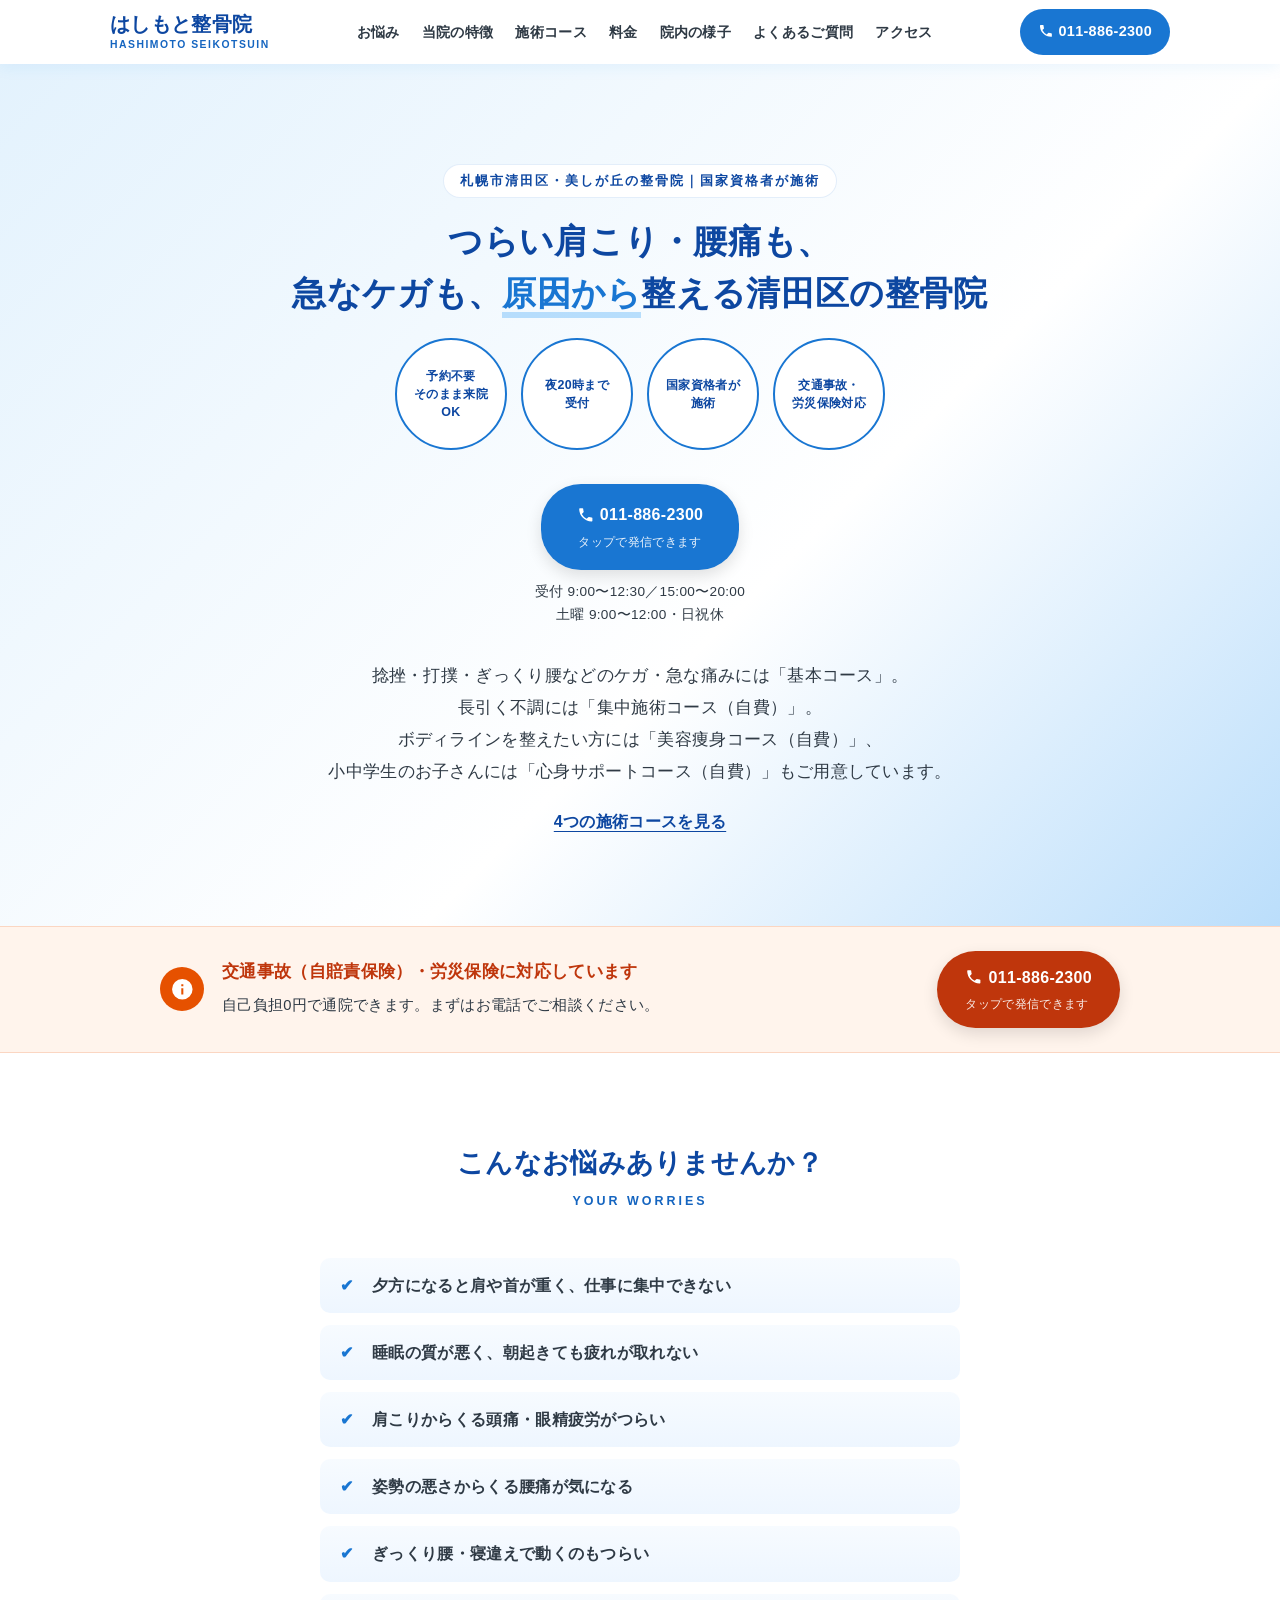
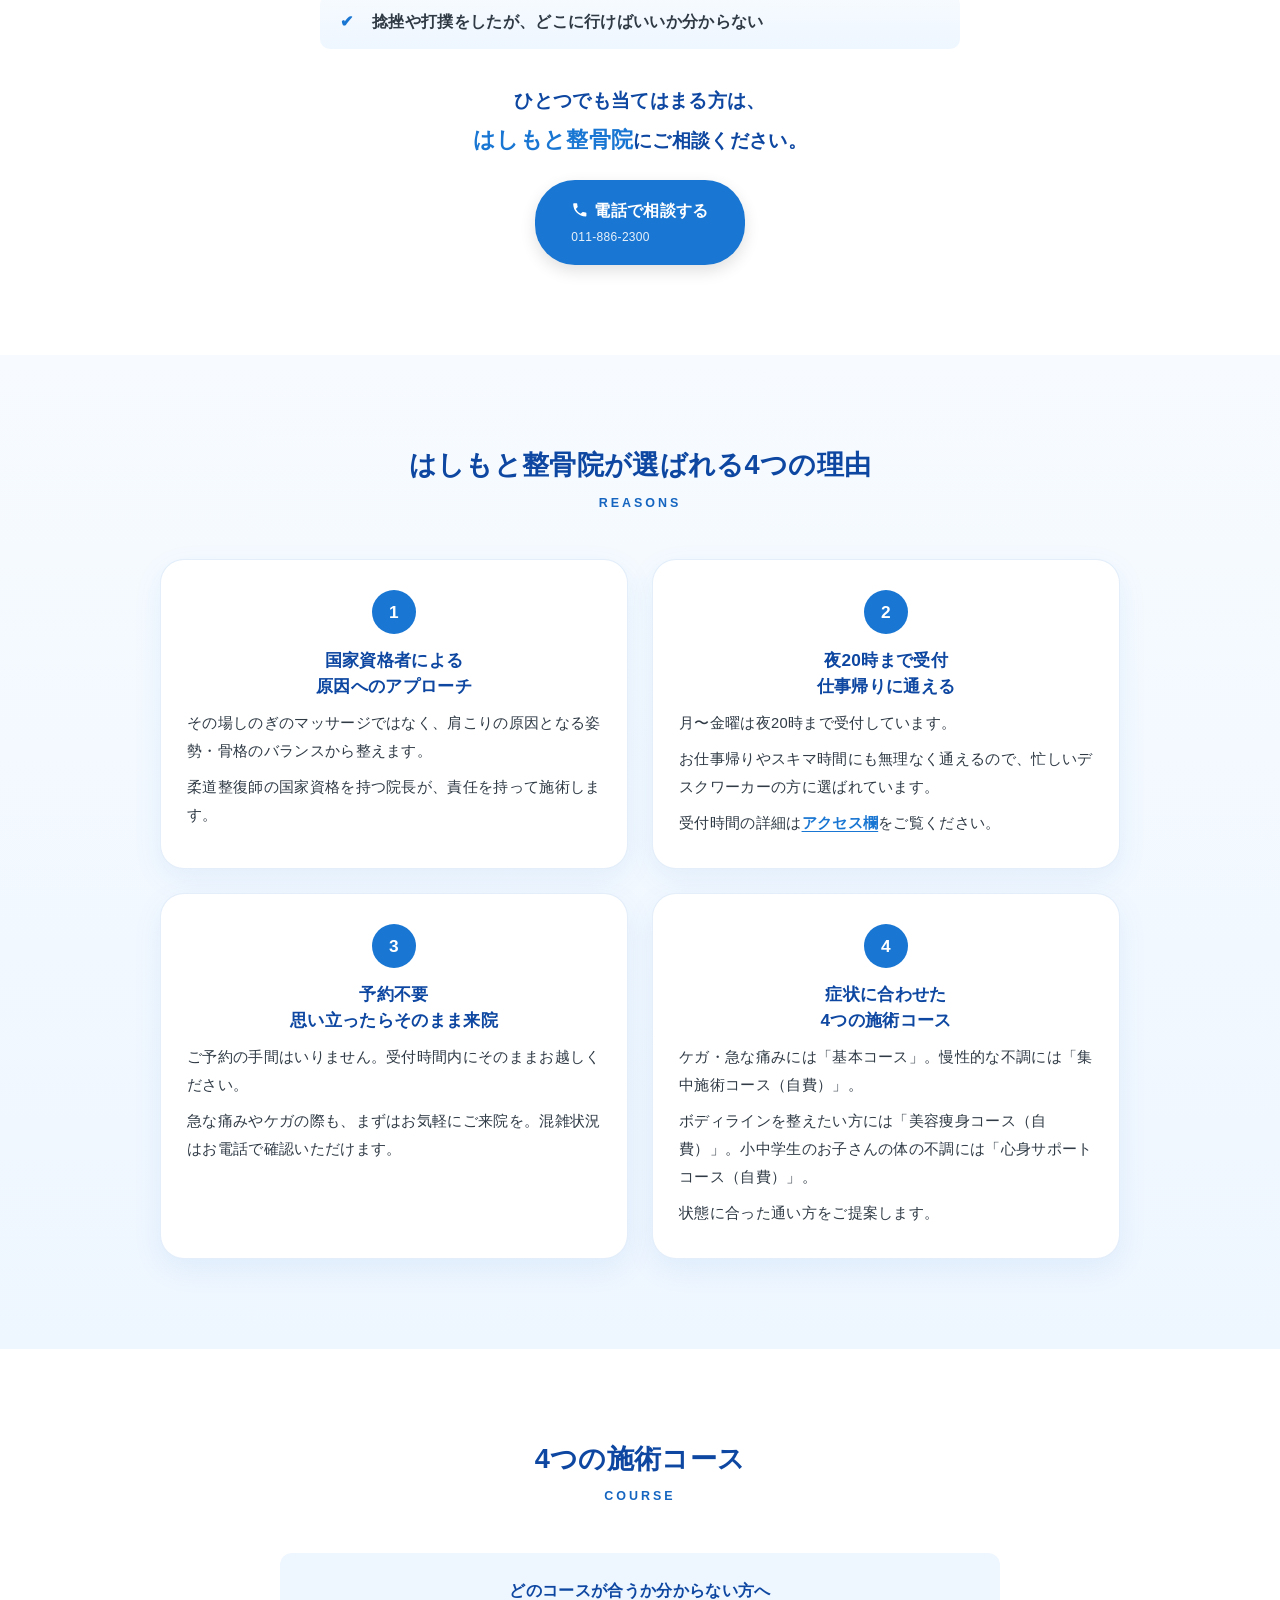
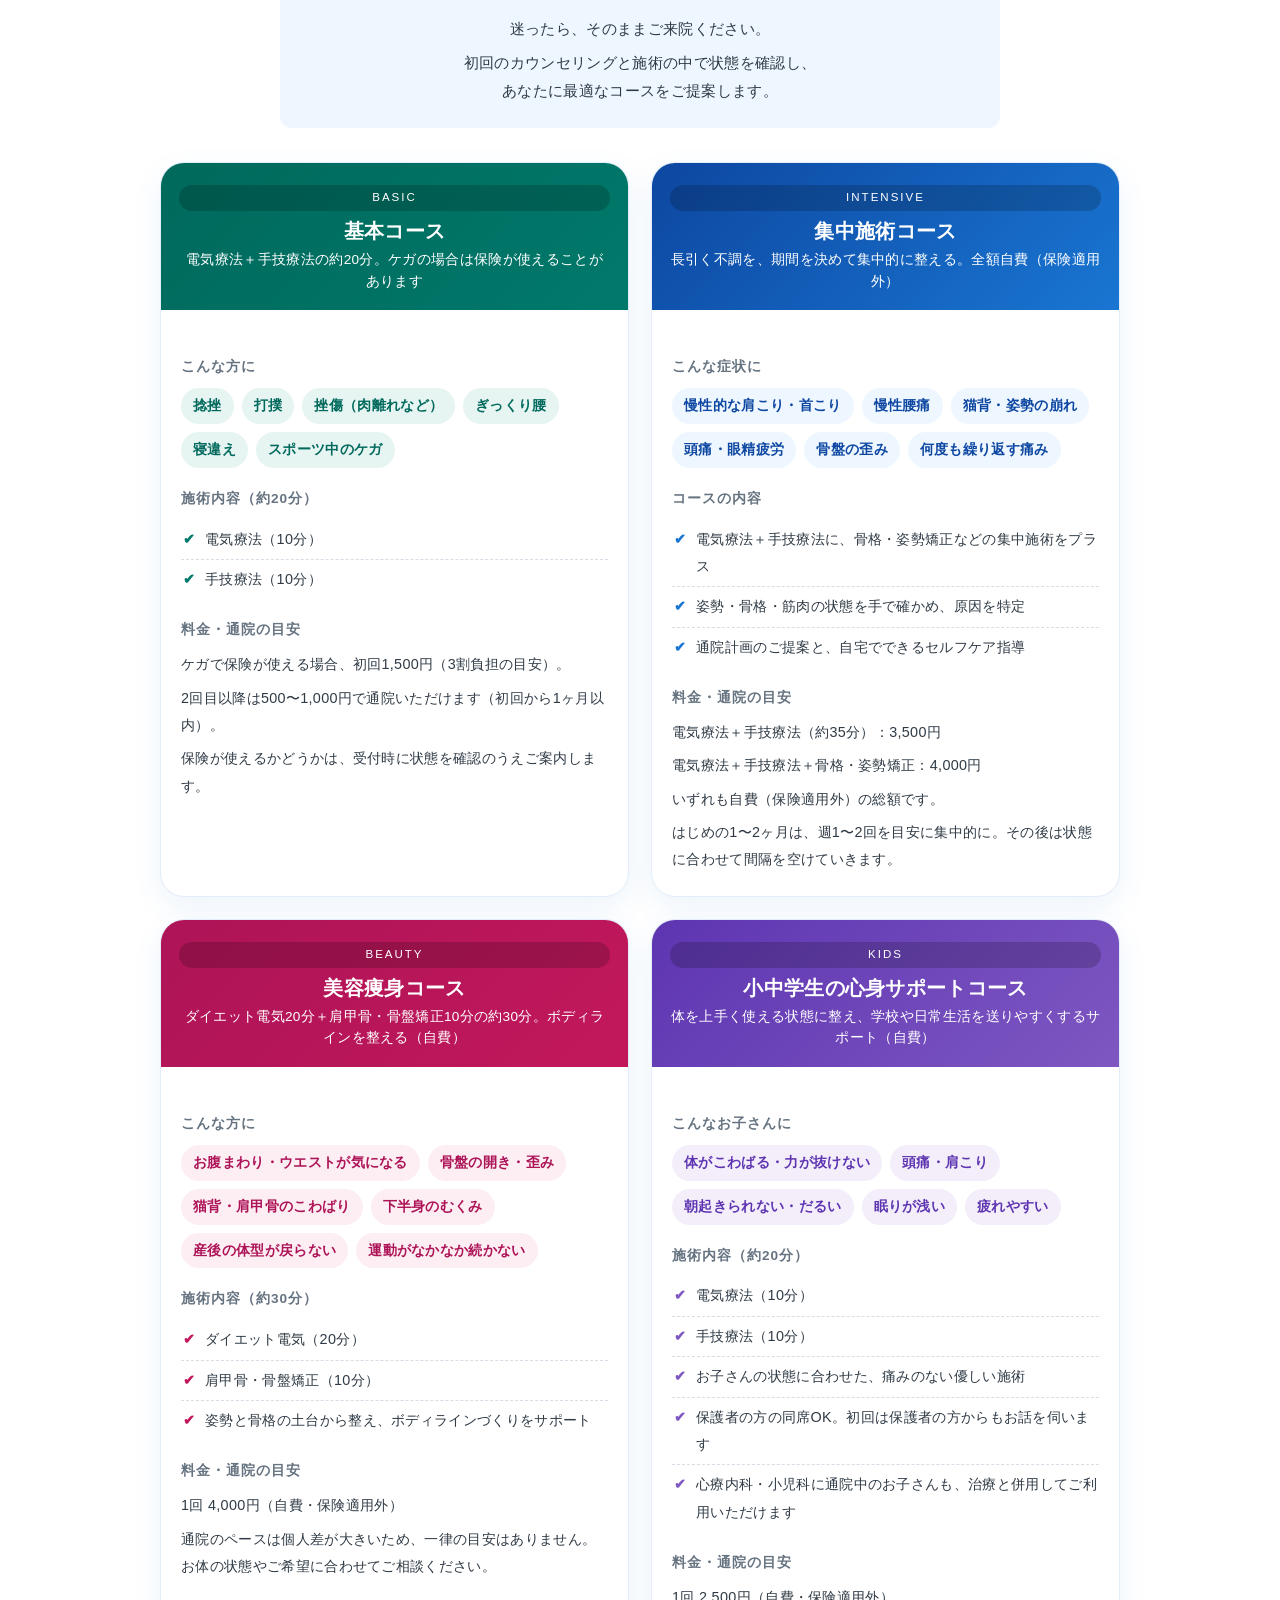
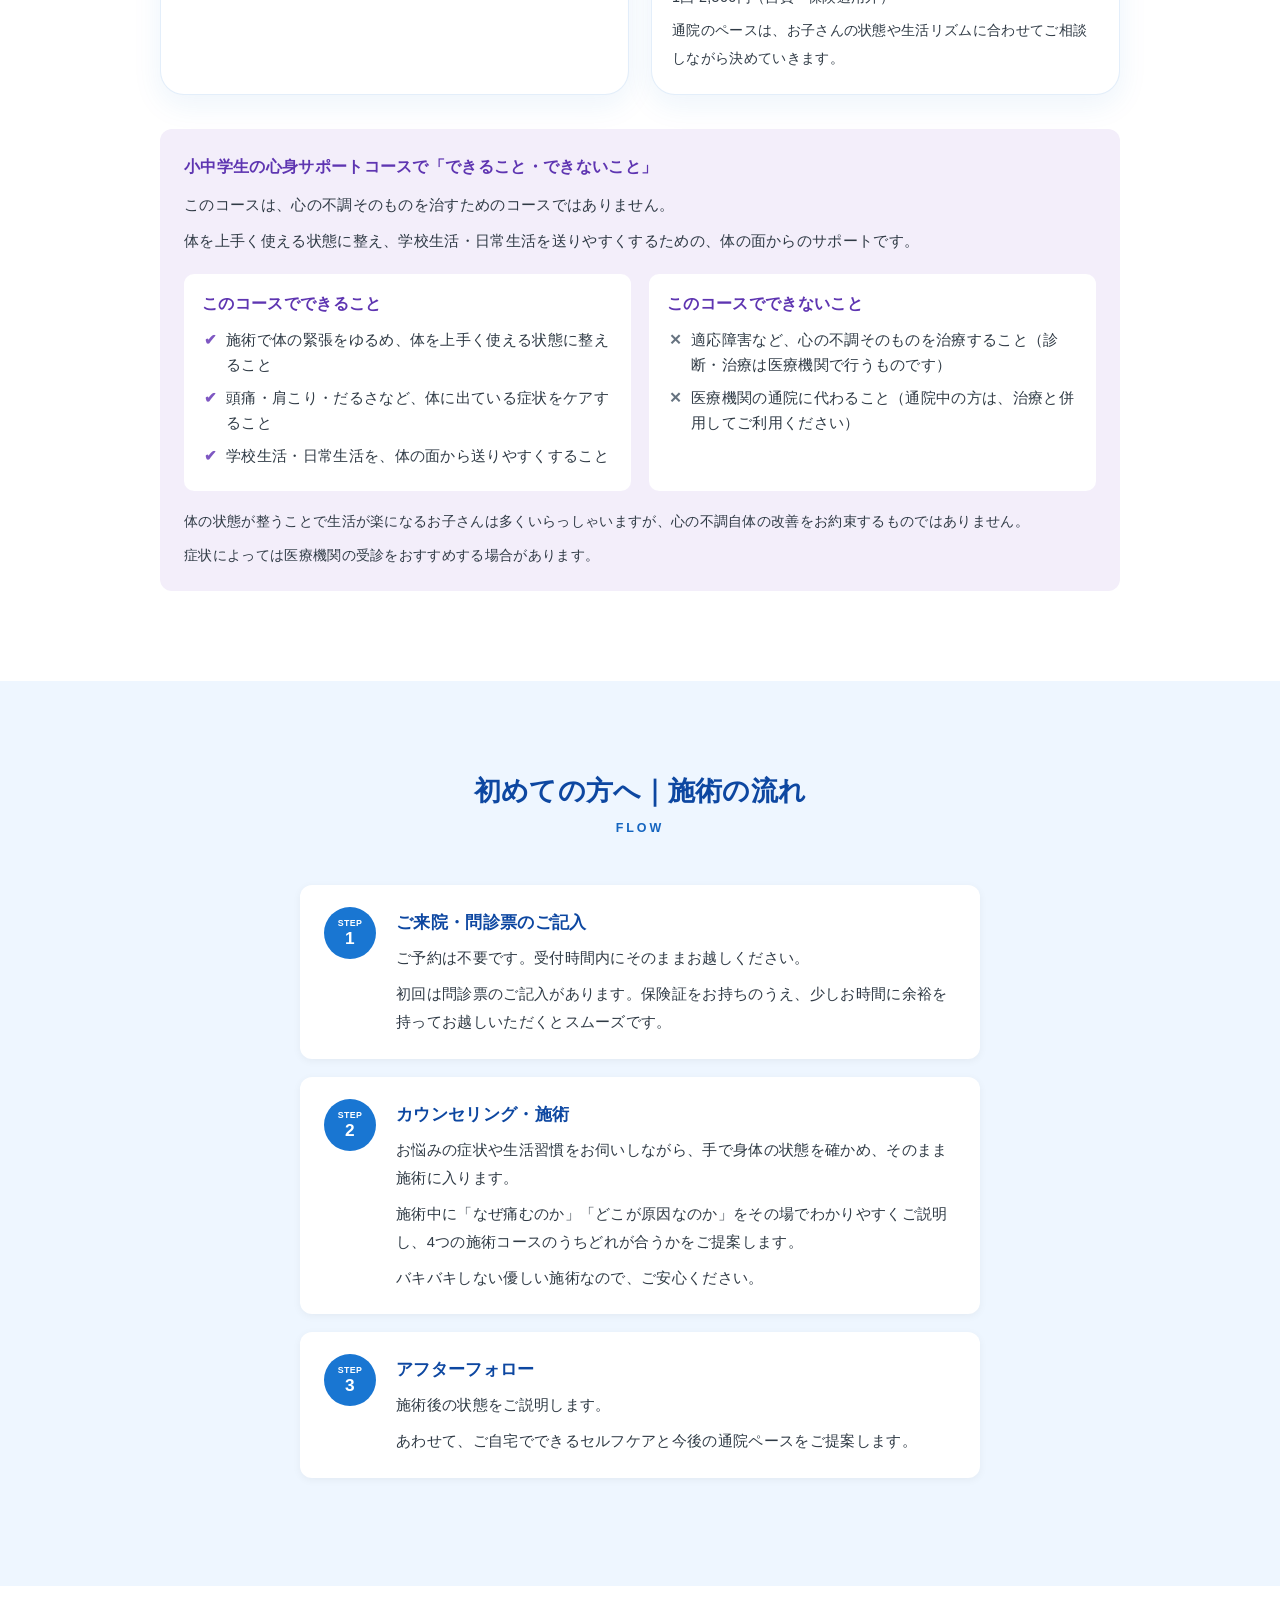
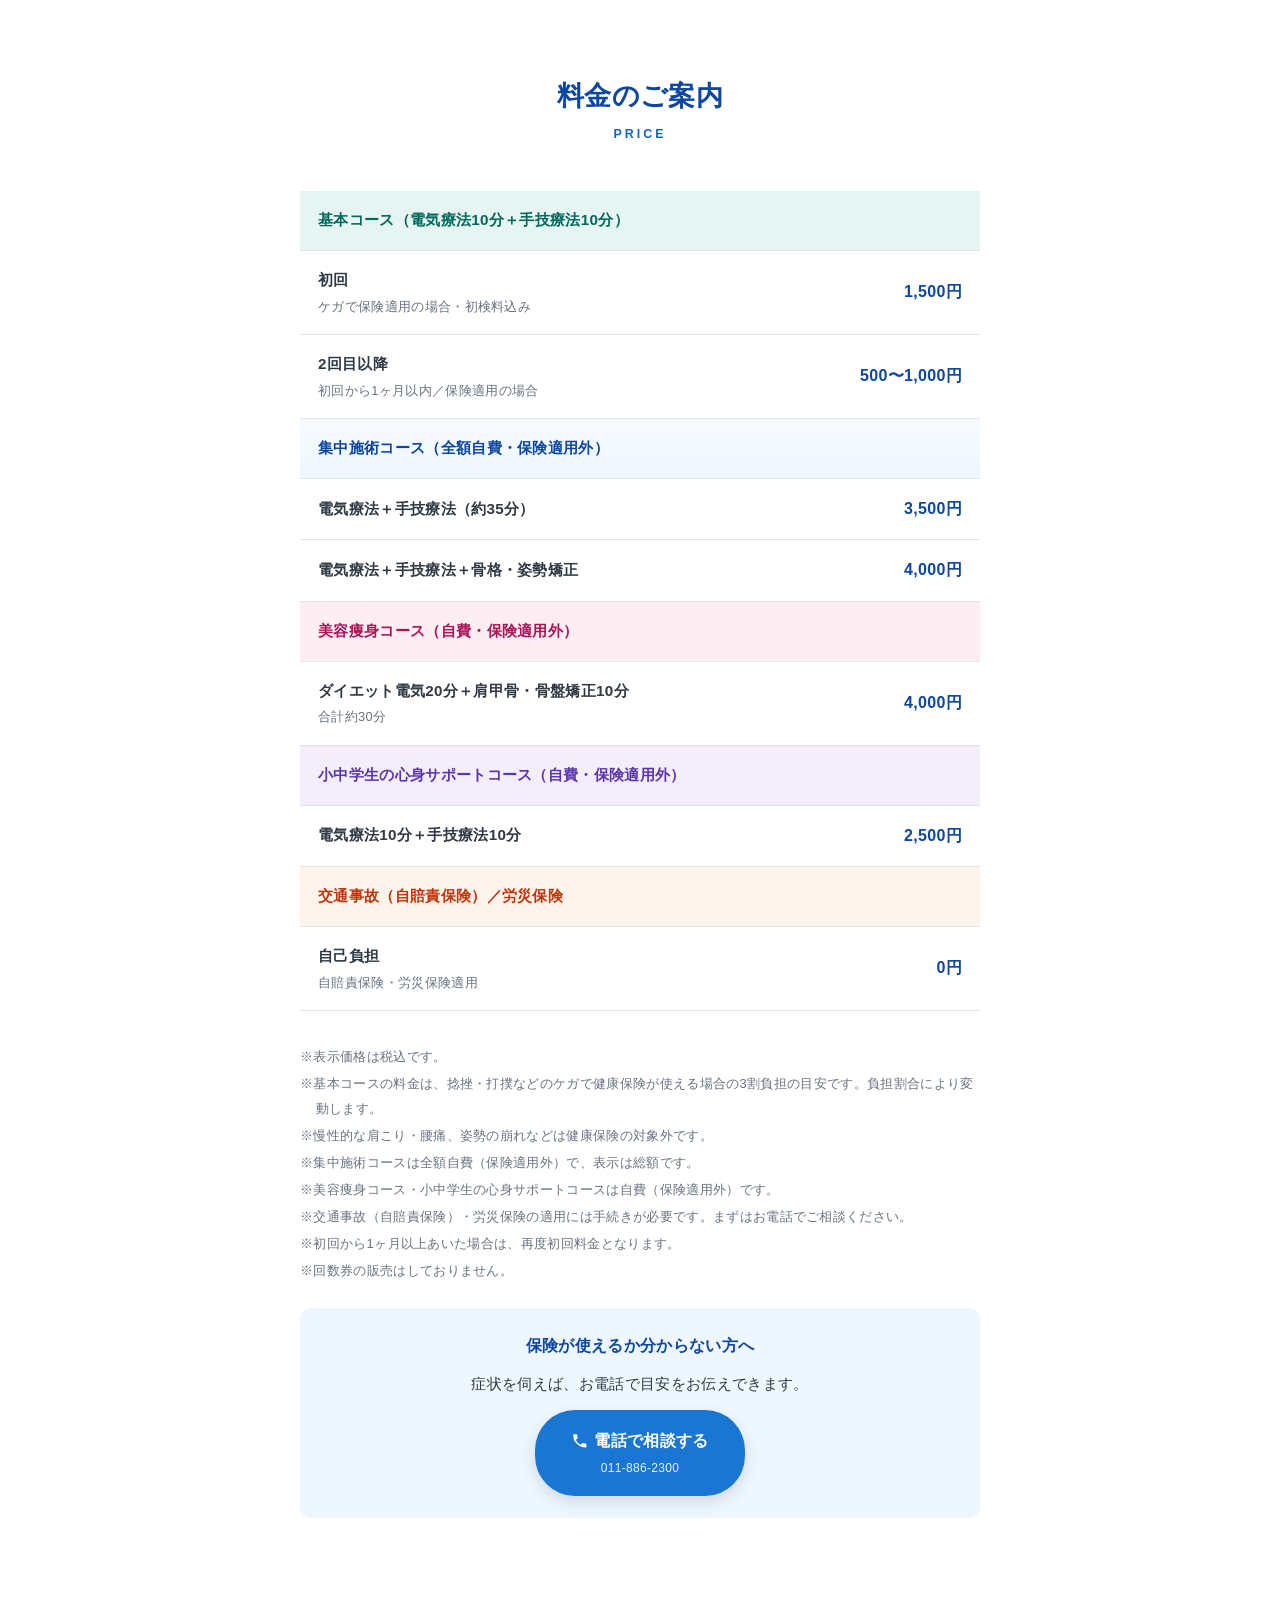
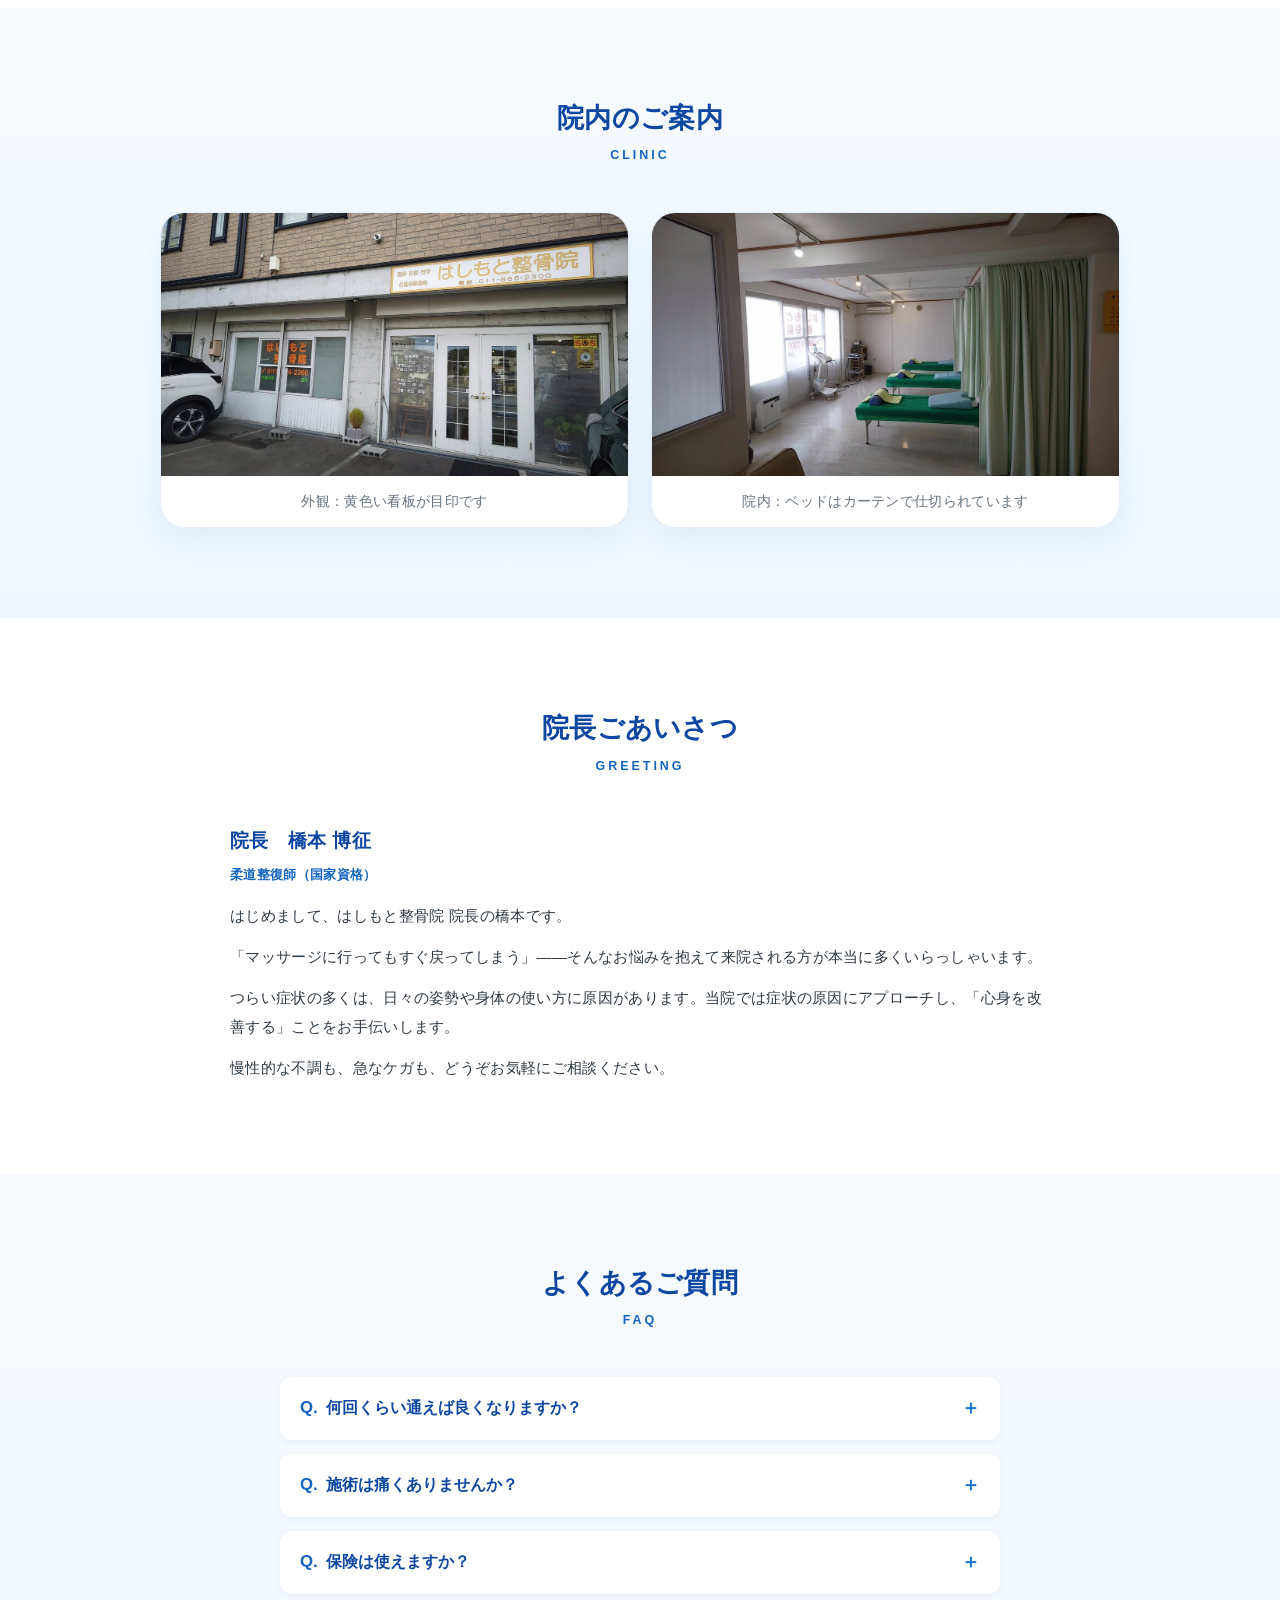
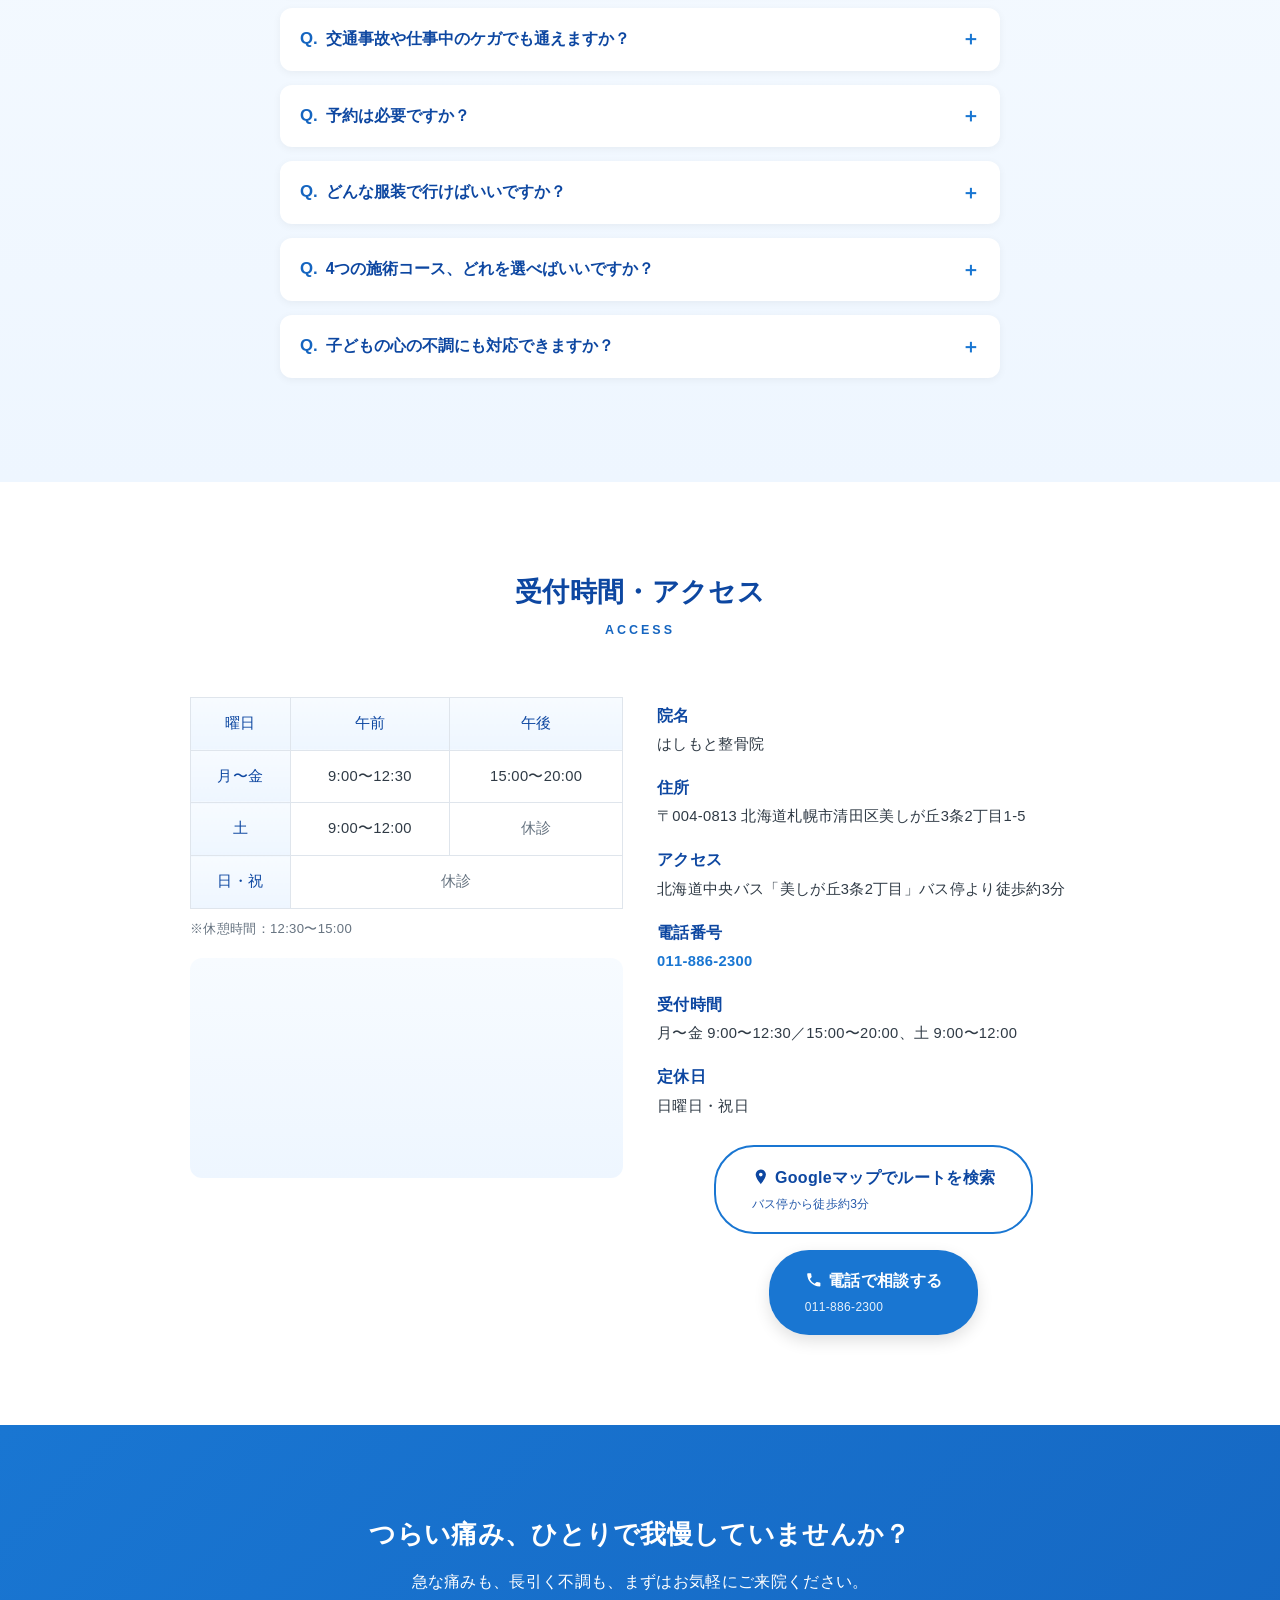
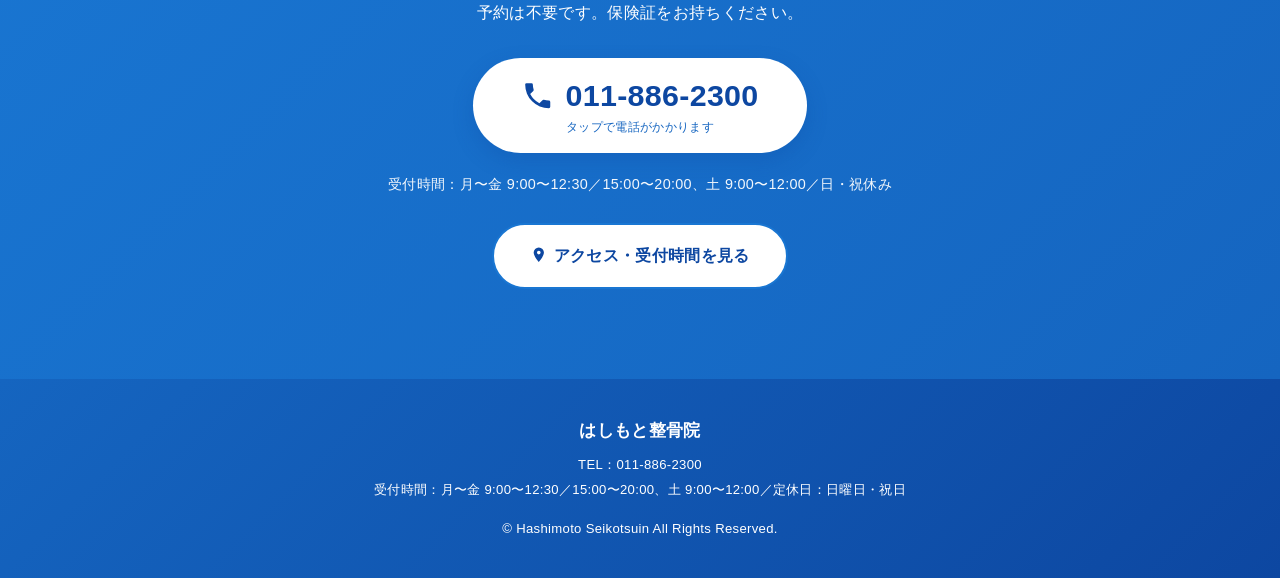
<file: index.html>
<!DOCTYPE html>
<html lang="ja">
<head>
<meta charset="UTF-8">
<meta name="viewport" content="width=device-width, initial-scale=1.0">
<meta name="theme-color" content="#0d47a1"><!-- style.css の --color-primary-dark と同じ値にする -->
<title>はしもと整骨院｜札幌市清田区美しが丘｜肩こり・腰痛・ケガ・交通事故</title>
<meta name="description" content="札幌市清田区美しが丘の整骨院。捻挫・打撲・ぎっくり腰などのケガ（保険適用の場合あり）、肩こり・腰痛の集中施術、美容痩身コース、交通事故（自賠責保険）・労災保険に対応。予約不要・平日20時まで受付。TEL:011-886-2300">

<!-- 正規URL。独自ドメインへ移行したら canonical / og:url / JSON-LD の url・@id / sitemap.xml をまとめて書き換える -->
<link rel="canonical" href="https://ma-lion084.github.io/https-hashimotoseikotuin-HP-sample/">
<meta property="og:type" content="website">
<meta property="og:url" content="https://ma-lion084.github.io/https-hashimotoseikotuin-HP-sample/">
<meta property="og:site_name" content="はしもと整骨院">
<meta property="og:title" content="はしもと整骨院｜札幌市清田区美しが丘｜肩こり・腰痛・ケガ・交通事故">
<meta property="og:description" content="札幌市清田区美しが丘の整骨院。ケガも肩こり・腰痛も、美容痩身も、交通事故・労災も。予約不要・平日20時まで受付。">
<!-- TODO(公開前): OGP画像（1200×630px の JPG/PNG、院名・電話・エリアを入れる）を assets/img/ogp.jpg に置く。用意できたら JSON-LD の image にも同じURLを追加 -->
<meta property="og:image" content="https://ma-lion084.github.io/https-hashimotoseikotuin-HP-sample/assets/img/ogp.jpg">
<meta property="og:locale" content="ja_JP">
<meta name="twitter:card" content="summary_large_image">
<!-- TODO(公開前): 検索結果のアイコン用に 48×48 以上の PNG も用意すると確実（SVG の扱いは要確認） -->
<link rel="icon" href="assets/img/favicon.svg" type="image/svg+xml">

<link rel="stylesheet" href="assets/css/style.css">

<!-- 構造化データ（Google のローカルビジネス向け）
     ※ 画面に出ない「4つ目のコピー」。電話は +81 形式、時間は 09:00 のように2桁で書く。
        電話・受付時間・住所を変えたら必ずここも直す（README「よくある編集」参照）
     ※ geo は丁目中心の参考値。Google マップで院の位置を右クリック → 座標をコピーして差し替える
     ※ image は OGP 画像を用意したら "image": "…/assets/img/ogp.jpg" を追加（ローカルビジネスのリッチリザルトで必須扱い・要確認）
     ※ sameAs は Google ビジネスプロフィールの URL が決まったら追加 -->
<script type="application/ld+json">
{
  "@context": "https://schema.org",
  "@type": "MedicalBusiness",
  "@id": "https://ma-lion084.github.io/https-hashimotoseikotuin-HP-sample/#business",
  "name": "はしもと整骨院",
  "alternateName": "Hashimoto Seikotsuin",
  "description": "札幌市清田区美しが丘の整骨院。捻挫・打撲・ぎっくり腰などのケガ（保険適用の場合あり）、慢性的な肩こり・腰痛の集中施術、美容痩身コース、交通事故（自賠責保険）・労災保険に対応。予約不要、平日20時まで受付。",
  "url": "https://ma-lion084.github.io/https-hashimotoseikotuin-HP-sample/",
  "telephone": "+81-11-886-2300",
  "priceRange": "¥500〜¥4,000",
  "currenciesAccepted": "JPY",
  "address": {
    "@type": "PostalAddress",
    "postalCode": "004-0813",
    "addressCountry": "JP",
    "addressRegion": "北海道",
    "addressLocality": "札幌市",
    "streetAddress": "清田区美しが丘3条2丁目1-5"
  },
  "geo": {
    "@type": "GeoCoordinates",
    "latitude": 42.98622,
    "longitude": 141.44793
  },
  "hasMap": "https://www.google.com/maps/search/?api=1&query=%E5%8C%97%E6%B5%B7%E9%81%93%E6%9C%AD%E5%B9%8C%E5%B8%82%E6%B8%85%E7%94%B0%E5%8C%BA%E7%BE%8E%E3%81%97%E3%81%8C%E4%B8%983%E6%9D%A12%E4%B8%81%E7%9B%AE1-5",
  "areaServed": [
    {
      "@type": "AdministrativeArea",
      "name": "札幌市清田区"
    },
    {
      "@type": "Place",
      "name": "美しが丘"
    }
  ],
  "openingHoursSpecification": [
    {
      "@type": "OpeningHoursSpecification",
      "dayOfWeek": [
        "Monday",
        "Tuesday",
        "Wednesday",
        "Thursday",
        "Friday"
      ],
      "opens": "09:00",
      "closes": "12:30"
    },
    {
      "@type": "OpeningHoursSpecification",
      "dayOfWeek": [
        "Monday",
        "Tuesday",
        "Wednesday",
        "Thursday",
        "Friday"
      ],
      "opens": "15:00",
      "closes": "20:00"
    },
    {
      "@type": "OpeningHoursSpecification",
      "dayOfWeek": "Saturday",
      "opens": "09:00",
      "closes": "12:00"
    }
  ]
}
</script>
</head>
<body>

<a href="#main" class="skip-link">本文へスキップ</a>

<!-- SVG sprite -->
<svg class="u-visually-hidden" aria-hidden="true" focusable="false">
  <symbol id="i-tel" viewBox="0 0 24 24"><path d="M6.6 10.8a15.1 15.1 0 0 0 6.6 6.6l2.2-2.2a1 1 0 0 1 1-.25c1.1.37 2.3.57 3.6.57a1 1 0 0 1 1 1V20a1 1 0 0 1-1 1A17 17 0 0 1 3 4a1 1 0 0 1 1-1h3.5a1 1 0 0 1 1 1c0 1.25.2 2.45.57 3.57a1 1 0 0 1-.25 1L6.6 10.8z"/></symbol>
  <symbol id="i-pin" viewBox="0 0 24 24"><path d="M12 2a7 7 0 0 0-7 7c0 5.2 7 13 7 13s7-7.8 7-13a7 7 0 0 0-7-7zm0 9.5A2.5 2.5 0 1 1 12 6.5a2.5 2.5 0 0 1 0 5z"/></symbol>
  <symbol id="i-info" viewBox="0 0 24 24"><path d="M12 2a10 10 0 1 0 0 20 10 10 0 0 0 0-20zm1 15h-2v-6h2v6zm0-8h-2V7h2v2z"/></symbol>
</svg>

<!-- =========================================================================
     Header
     ========================================================================= -->
<header class="site-header">
  <div class="site-header__inner container container--wide">
    <a href="#top" class="site-logo" aria-label="はしもと整骨院 トップへ">はしもと整骨院<span class="site-logo__sub">HASHIMOTO SEIKOTSUIN</span></a>

    <nav class="site-nav" id="site-nav" aria-label="メインメニュー" data-nav>
      <ul class="site-nav__list">
        <li class="site-nav__item"><a class="site-nav__link" href="#worries">お悩み</a></li>
        <li class="site-nav__item"><a class="site-nav__link" href="#reasons">当院の特徴</a></li>
        <li class="site-nav__item"><a class="site-nav__link" href="#course">施術コース</a></li>
        <li class="site-nav__item"><a class="site-nav__link" href="#price">料金</a></li>
        <li class="site-nav__item"><a class="site-nav__link" href="#clinic">院内の様子</a></li>
        <li class="site-nav__item"><a class="site-nav__link" href="#faq">よくあるご質問</a></li>
        <li class="site-nav__item"><a class="site-nav__link" href="#access">アクセス</a></li>
        <li class="site-nav__item site-nav__item--tel"><a class="site-nav__tel" href="tel:0118862300"><svg class="icon"><use href="#i-tel"/></svg>電話で相談する<small>011-886-2300</small></a></li>
      </ul>
    </nav>

    <a href="tel:0118862300" class="site-header__tel"><svg class="icon"><use href="#i-tel"/></svg>011-886-2300</a>

    <button class="hamburger" type="button"
            aria-label="メニューを開く" aria-controls="site-nav" aria-expanded="false"
            data-nav-toggle data-label-open="メニューを開く" data-label-close="メニューを閉じる">
      <span class="hamburger__bar"></span><span class="hamburger__bar"></span><span class="hamburger__bar"></span>
    </button>
  </div>
</header>
<div class="nav-overlay" aria-hidden="true" data-nav-overlay></div>

<main id="main">

<!-- =========================================================================
     Hero (#top)
     ========================================================================= -->
<section class="hero" id="top">
  <p class="hero__eyebrow">札幌市清田区・美しが丘の整骨院<span class="u-pc-only">｜国家資格者が施術</span></p>
  <h1 class="hero__title">つらい肩こり・腰痛も、<br>急なケガも、<strong>原因から</strong>整える<span class="u-nowrap">清田区の整骨院</span></h1>
  <!-- 意思決定に直結する事実（予約不要・受付時間）をコース説明より先に置く。
       PC は固定サイズの円（文言は最大 2行×7文字、<br> で改行位置を指定）。スマホは 2×2 の角丸チップで <br> は無効 -->
  <ul class="badge-list hero__badges">
    <li class="badge">予約不要<br>そのまま来院OK</li>
    <li class="badge">夜20時まで<br>受付</li>
    <li class="badge">国家資格者が<br>施術</li>
    <li class="badge">交通事故・<br>労災保険対応</li>
  </ul>
  <div class="btn-group">
    <!-- スマホは行動の言葉、PC は番号（別の電話でかける人が読む） -->
    <a href="tel:0118862300" class="btn btn--primary"><svg class="icon"><use href="#i-tel"/></svg><span class="u-sp-only">電話で相談する</span><span class="u-pc-only">011-886-2300</span><small><span class="u-sp-only">011-886-2300</span><span class="u-pc-only">タップで発信できます</span></small></a>
  </div>
  <p class="hero__hours">受付 9:00〜12:30／15:00〜20:00<br>土曜 9:00〜12:00・日祝休</p>
  <p class="hero__lead">捻挫・打撲・ぎっくり腰などのケガ・急な痛みには「基本コース」。<br class="u-pc-only">長引く不調には「集中施術コース（自費）」。<br class="u-pc-only">ボディラインを整えたい方には「美容痩身コース（自費）」、<br class="u-pc-only">小中学生のお子さんには「心身サポートコース（自費）」もご用意しています。</p>
  <a href="#course" class="hero__more">4つの施術コースを見る</a>
</section>

<!-- =========================================================================
     Insurance banner（交通事故・労災保険の告知）
     ※ .section ではなく独自の帯。ヒーローと本文の間に挟むため、余白の規則が違う
     ========================================================================= -->
<section class="insurance-banner" aria-label="交通事故・労災保険のご案内">
  <div class="container insurance-banner__inner">
    <span class="insurance-banner__icon" aria-hidden="true"><svg class="icon"><use href="#i-info"/></svg></span>
    <div class="insurance-banner__text prose">
      <p class="insurance-banner__title">交通事故<span class="u-pc-only">（自賠責保険）</span>・労災保険に対応しています</p>
      <p class="insurance-banner__lead">自己負担0円で通院できます。まずはお電話でご相談ください。</p>
    </div>
    <a href="tel:0118862300" class="btn btn--accent-warm insurance-banner__tel"><svg class="icon"><use href="#i-tel"/></svg><span class="u-sp-only">事故・労災のご相談</span><span class="u-pc-only">011-886-2300</span><small><span class="u-sp-only">011-886-2300</span><span class="u-pc-only">タップで発信できます</span></small></a>
  </div>
</section>

<!-- =========================================================================
     Worries (#worries)
     ========================================================================= -->
<section class="section section--white" id="worries">
  <div class="container">
    <h2 class="section__title">こんなお悩みありませんか？</h2>
    <p class="section__sub">Your Worries</p>
    <ul class="worry-list">
      <li class="worry-list__item">夕方になると肩や首が重く、仕事に集中できない</li>
      <li class="worry-list__item">睡眠の質が悪く、朝起きても疲れが取れない</li>
      <li class="worry-list__item">肩こりからくる頭痛・眼精疲労がつらい</li>
      <li class="worry-list__item">姿勢の悪さからくる腰痛が気になる</li>
      <li class="worry-list__item">ぎっくり腰・寝違えで動くのもつらい</li>
      <li class="worry-list__item">捻挫や打撲をしたが、どこに行けばいいか分からない</li>
    </ul>
    <p class="worry-msg">ひとつでも当てはまる方は、<br><strong>はしもと整骨院</strong>にご相談ください。</p>
    <div class="btn-group worry-cta">
      <a href="tel:0118862300" class="btn btn--primary"><svg class="icon"><use href="#i-tel"/></svg>電話で相談する<small>011-886-2300</small></a>
    </div>
  </div>
</section>

<!-- =========================================================================
     Reasons (#reasons)
     ========================================================================= -->
<section class="section section--tint" id="reasons">
  <div class="container">
    <h2 class="section__title">はしもと整骨院が選ばれる4つの理由</h2>
    <p class="section__sub">Reasons</p>
    <div class="reason-grid">

      <article class="card card--hover reason-card">
        <span class="circle-num reason-card__num" aria-hidden="true">1</span>
        <h3 class="reason-card__title">国家資格者による<br>原因へのアプローチ</h3>
        <div class="reason-card__body prose">
          <p>その場しのぎのマッサージではなく、肩こりの原因となる姿勢・骨格のバランスから整えます。</p>
          <p>柔道整復師の国家資格を持つ院長が、責任を持って施術します。</p>
        </div>
      </article>

      <article class="card card--hover reason-card">
        <span class="circle-num reason-card__num" aria-hidden="true">2</span>
        <h3 class="reason-card__title">夜20時まで受付<br>仕事帰りに通える</h3>
        <div class="reason-card__body prose">
          <p>月〜金曜は夜20時まで受付しています。</p>
          <p>お仕事帰りやスキマ時間にも無理なく通えるので、忙しいデスクワーカーの方に選ばれています。</p>
          <p>受付時間の詳細は<a href="#access">アクセス欄</a>をご覧ください。</p>
        </div>
      </article>

      <article class="card card--hover reason-card">
        <span class="circle-num reason-card__num" aria-hidden="true">3</span>
        <h3 class="reason-card__title">予約不要<br>思い立ったらそのまま来院</h3>
        <div class="reason-card__body prose">
          <p>ご予約の手間はいりません。受付時間内にそのままお越しください。</p>
          <p>急な痛みやケガの際も、まずはお気軽にご来院を。混雑状況はお電話で確認いただけます。</p>
        </div>
      </article>

      <article class="card card--hover reason-card">
        <span class="circle-num reason-card__num" aria-hidden="true">4</span>
        <h3 class="reason-card__title">症状に合わせた<br>4つの施術コース</h3>
        <div class="reason-card__body prose">
          <p>ケガ・急な痛みには「基本コース」。慢性的な不調には「集中施術コース（自費）」。</p>
          <p>ボディラインを整えたい方には「美容痩身コース（自費）」。小中学生のお子さんの体の不調には「心身サポートコース（自費）」。</p>
          <p>状態に合った通い方をご提案します。</p>
        </div>
      </article>

    </div>
  </div>
</section>

<!-- =========================================================================
     Courses (#course)
     ※ コースを追加する場合: README「コース追加チェックリスト」に従う。
        カードの複製と色変数だけでなく、料金表・FAQ・コース数を書いた文言など
        約10箇所に手が入る。
     ========================================================================= -->
<section class="section section--white" id="course">
  <div class="container">
    <h2 class="section__title">4つの施術コース</h2>
    <p class="section__sub">Course</p>
    <div class="note-box course-guide">
      <p class="note-box__title">どのコースが合うか分からない方へ</p>
      <p>迷ったら、そのままご来院ください。</p>
      <p>初回のカウンセリングと施術の中で状態を確認し、<br class="u-pc-only">あなたに最適なコースをご提案します。</p>
    </div>
    <div class="course-grid">

      <article class="card course-card course-card--basic">
        <header class="course-card__head">
          <span class="course-card__tag">BASIC</span>
          <h3 class="course-card__title">基本コース</h3>
          <p class="course-card__tagline">電気療法＋手技療法の約20分。ケガの場合は保険が使えることがあります</p>
        </header>
        <div class="course-card__body">
          <h4 class="course-card__label">こんな方に</h4>
          <ul class="course-card__chips">
            <li class="course-card__chip">捻挫</li>
            <li class="course-card__chip">打撲</li>
            <li class="course-card__chip">挫傷（肉離れなど）</li>
            <li class="course-card__chip">ぎっくり腰</li>
            <li class="course-card__chip">寝違え</li>
            <li class="course-card__chip">スポーツ中のケガ</li>
          </ul>
          <h4 class="course-card__label">施術内容（約20分）</h4>
          <ul class="course-card__points">
            <li class="course-card__point">電気療法（10分）</li>
            <li class="course-card__point">手技療法（10分）</li>
          </ul>
          <h4 class="course-card__label">料金・通院の目安</h4>
          <p>ケガで保険が使える場合、初回1,500円（3割負担の目安）。</p>
          <p>2回目以降は500〜1,000円で通院いただけます（初回から1ヶ月以内）。</p>
          <p>保険が使えるかどうかは、受付時に状態を確認のうえご案内します。</p>
        </div>
      </article>

      <article class="card course-card course-card--intensive">
        <header class="course-card__head">
          <span class="course-card__tag">INTENSIVE</span>
          <h3 class="course-card__title">集中施術コース</h3>
          <p class="course-card__tagline">長引く不調を、期間を決めて集中的に整える。全額自費（保険適用外）</p>
        </header>
        <div class="course-card__body">
          <h4 class="course-card__label">こんな症状に</h4>
          <ul class="course-card__chips">
            <li class="course-card__chip">慢性的な肩こり・首こり</li>
            <li class="course-card__chip">慢性腰痛</li>
            <li class="course-card__chip">猫背・姿勢の崩れ</li>
            <li class="course-card__chip">頭痛・眼精疲労</li>
            <li class="course-card__chip">骨盤の歪み</li>
            <li class="course-card__chip">何度も繰り返す痛み</li>
          </ul>
          <h4 class="course-card__label">コースの内容</h4>
          <ul class="course-card__points">
            <li class="course-card__point">電気療法＋手技療法に、骨格・姿勢矯正などの集中施術をプラス</li>
            <li class="course-card__point">姿勢・骨格・筋肉の状態を手で確かめ、原因を特定</li>
            <li class="course-card__point">通院計画のご提案と、自宅でできるセルフケア指導</li>
          </ul>
          <h4 class="course-card__label">料金・通院の目安</h4>
          <p>電気療法＋手技療法（約35分）：3,500円</p>
          <p>電気療法＋手技療法＋骨格・姿勢矯正：4,000円</p>
          <p>いずれも自費（保険適用外）の総額です。</p>
          <p>はじめの1〜2ヶ月は、週1〜2回を目安に集中的に。その後は状態に合わせて間隔を空けていきます。</p>
        </div>
      </article>

      <article class="card course-card course-card--beauty">
        <header class="course-card__head">
          <span class="course-card__tag">BEAUTY</span>
          <h3 class="course-card__title">美容痩身コース</h3>
          <p class="course-card__tagline">ダイエット電気20分＋肩甲骨・骨盤矯正10分の約30分。ボディラインを整える（自費）</p>
        </header>
        <div class="course-card__body">
          <h4 class="course-card__label">こんな方に</h4>
          <ul class="course-card__chips">
            <li class="course-card__chip">お腹まわり・ウエストが気になる</li>
            <li class="course-card__chip">骨盤の開き・歪み</li>
            <li class="course-card__chip">猫背・肩甲骨のこわばり</li>
            <li class="course-card__chip">下半身のむくみ</li>
            <li class="course-card__chip">産後の体型が戻らない</li>
            <li class="course-card__chip">運動がなかなか続かない</li>
          </ul>
          <h4 class="course-card__label">施術内容（約30分）</h4>
          <ul class="course-card__points">
            <li class="course-card__point">ダイエット電気（20分）</li>
            <li class="course-card__point">肩甲骨・骨盤矯正（10分）</li>
            <li class="course-card__point">姿勢と骨格の土台から整え、ボディラインづくりをサポート</li>
          </ul>
          <h4 class="course-card__label">料金・通院の目安</h4>
          <p>1回 4,000円（自費・保険適用外）</p>
          <p>通院のペースは個人差が大きいため、一律の目安はありません。お体の状態やご希望に合わせてご相談ください。</p>
        </div>
      </article>

      <article class="card course-card course-card--kids">
        <header class="course-card__head">
          <span class="course-card__tag">KIDS</span>
          <h3 class="course-card__title">小中学生の心身サポートコース</h3>
          <p class="course-card__tagline">体を上手く使える状態に整え、学校や日常生活を送りやすくするサポート（自費）</p>
        </header>
        <div class="course-card__body">
          <h4 class="course-card__label">こんなお子さんに</h4>
          <ul class="course-card__chips">
            <li class="course-card__chip">体がこわばる・力が抜けない</li>
            <li class="course-card__chip">頭痛・肩こり</li>
            <li class="course-card__chip">朝起きられない・だるい</li>
            <li class="course-card__chip">眠りが浅い</li>
            <li class="course-card__chip">疲れやすい</li>
          </ul>
          <h4 class="course-card__label">施術内容（約20分）</h4>
          <ul class="course-card__points">
            <li class="course-card__point">電気療法（10分）</li>
            <li class="course-card__point">手技療法（10分）</li>
            <li class="course-card__point">お子さんの状態に合わせた、痛みのない優しい施術</li>
            <li class="course-card__point">保護者の方の同席OK。初回は保護者の方からもお話を伺います</li>
            <li class="course-card__point">心療内科・小児科に通院中のお子さんも、治療と併用してご利用いただけます</li>
          </ul>
          <h4 class="course-card__label">料金・通院の目安</h4>
          <!-- TODO(要確認): 2,500円が「一律」か「基本コース料金＋2,500円」かを院長に確認。現在は一律 2,500円で仮組み。確定したら料金表（#price）も同時に直す -->
          <p>1回 2,500円（自費・保険適用外）</p>
          <p>通院のペースは、お子さんの状態や生活リズムに合わせてご相談しながら決めていきます。</p>
        </div>
      </article>

    </div>

    <div class="note-box note-box--kids course-scope">
      <p class="note-box__title">小中学生の心身サポートコースで「できること・できないこと」</p>
      <div class="course-scope__lead prose">
        <p>このコースは、心の不調そのものを治すためのコースではありません。</p>
        <p>体を上手く使える状態に整え、学校生活・日常生活を送りやすくするための、体の面からのサポートです。</p>
      </div>
      <div class="course-scope__grid">
        <div class="course-scope__col">
          <h4 class="course-scope__heading">このコースでできること</h4>
          <ul class="course-scope__list course-scope__list--can">
            <li class="course-scope__item">施術で体の緊張をゆるめ、体を上手く使える状態に整えること</li>
            <li class="course-scope__item">頭痛・肩こり・だるさなど、体に出ている症状をケアすること</li>
            <li class="course-scope__item">学校生活・日常生活を、体の面から送りやすくすること</li>
          </ul>
        </div>
        <div class="course-scope__col">
          <h4 class="course-scope__heading">このコースでできないこと</h4>
          <ul class="course-scope__list course-scope__list--cannot">
            <li class="course-scope__item">適応障害など、心の不調そのものを治療すること（診断・治療は医療機関で行うものです）</li>
            <li class="course-scope__item">医療機関の通院に代わること（通院中の方は、治療と併用してご利用ください）</li>
          </ul>
        </div>
      </div>
      <div class="course-scope__note prose">
        <p>体の状態が整うことで生活が楽になるお子さんは多くいらっしゃいますが、心の不調自体の改善をお約束するものではありません。</p>
        <p>症状によっては医療機関の受診をおすすめする場合があります。</p>
      </div>
    </div>

  </div>
</section>

<!-- =========================================================================
     Flow (#flow)
     ========================================================================= -->
<section class="section section--flat" id="flow">
  <div class="container">
    <h2 class="section__title">初めての方へ｜施術の流れ</h2>
    <p class="section__sub">Flow</p>
    <ol class="flow-list">

      <li class="flow-step">
        <div class="flow-step__num" aria-hidden="true"><small>STEP</small>1</div>
        <div class="flow-step__body prose">
          <h3 class="flow-step__title">ご来院・問診票のご記入</h3>
          <p>ご予約は不要です。受付時間内にそのままお越しください。</p>
          <p>初回は問診票のご記入があります。保険証をお持ちのうえ、少しお時間に余裕を持ってお越しいただくとスムーズです。</p>
        </div>
      </li>

      <li class="flow-step">
        <div class="flow-step__num" aria-hidden="true"><small>STEP</small>2</div>
        <div class="flow-step__body prose">
          <h3 class="flow-step__title">カウンセリング・施術</h3>
          <p>お悩みの症状や生活習慣をお伺いしながら、手で身体の状態を確かめ、そのまま施術に入ります。</p>
          <p>施術中に「なぜ痛むのか」「どこが原因なのか」をその場でわかりやすくご説明し、4つの施術コースのうちどれが合うかをご提案します。</p>
          <p>バキバキしない優しい施術なので、ご安心ください。</p>
        </div>
      </li>

      <li class="flow-step">
        <div class="flow-step__num" aria-hidden="true"><small>STEP</small>3</div>
        <div class="flow-step__body prose">
          <h3 class="flow-step__title">アフターフォロー</h3>
          <p>施術後の状態をご説明します。</p>
          <p>あわせて、ご自宅でできるセルフケアと今後の通院ペースをご提案します。</p>
        </div>
      </li>

    </ol>
  </div>
</section>

<!-- =========================================================================
     Price (#price)
     ========================================================================= -->
<section class="section section--white" id="price">
  <div class="container">
    <h2 class="section__title">料金のご案内</h2>
    <p class="section__sub">Price</p>

    <div class="table-scroll">
      <table class="price-table">
        <tbody>
          <tr><th class="price-table__cat price-table__cat--basic" colspan="2">基本コース（電気療法10分＋手技療法10分）</th></tr>
          <tr><th>初回 <span class="price-table__sub">ケガで保険適用の場合・初検料込み</span></th><td>1,500円</td></tr>
          <tr><th>2回目以降 <span class="price-table__sub">初回から1ヶ月以内／保険適用の場合</span></th><td>500〜1,000円</td></tr>

          <tr><th class="price-table__cat" colspan="2">集中施術コース（全額自費・保険適用外）</th></tr>
          <tr><th>電気療法＋手技療法（約35分）</th><td>3,500円</td></tr>
          <tr><th>電気療法＋手技療法＋骨格・姿勢矯正</th><td>4,000円</td></tr>

          <tr><th class="price-table__cat price-table__cat--beauty" colspan="2">美容痩身コース（自費・保険適用外）</th></tr>
          <tr><th>ダイエット電気20分＋肩甲骨・骨盤矯正10分 <span class="price-table__sub">合計約30分</span></th><td>4,000円</td></tr>

          <tr><th class="price-table__cat price-table__cat--kids" colspan="2">小中学生の心身サポートコース（自費・保険適用外）</th></tr>
          <tr><th>電気療法10分＋手技療法10分</th><td>2,500円</td></tr>

          <tr><th class="price-table__cat price-table__cat--accent-warm" colspan="2">交通事故（自賠責保険）／労災保険</th></tr>
          <tr><th>自己負担 <span class="price-table__sub">自賠責保険・労災保険適用</span></th><td>0円</td></tr>
        </tbody>
      </table>
    </div>

    <ul class="fine-print fine-print--list price-notes">
      <li>※表示価格は税込です。</li>
      <li>※基本コースの料金は、捻挫・打撲などのケガで健康保険が使える場合の3割負担の目安です。負担割合により変動します。</li>
      <li>※慢性的な肩こり・腰痛、姿勢の崩れなどは健康保険の対象外です。</li>
      <li>※集中施術コースは全額自費（保険適用外）で、表示は総額です。</li>
      <li>※美容痩身コース・小中学生の心身サポートコースは自費（保険適用外）です。</li>
      <li>※交通事故（自賠責保険）・労災保険の適用には手続きが必要です。まずはお電話でご相談ください。</li>
      <li>※初回から1ヶ月以上あいた場合は、再度初回料金となります。</li>
      <li>※回数券の販売はしておりません。</li>
    </ul>

    <div class="note-box price-cta">
      <p class="note-box__title">保険が使えるか分からない方へ</p>
      <p>症状を伺えば、お電話で目安をお伝えできます。</p>
      <a href="tel:0118862300" class="btn btn--primary"><svg class="icon"><use href="#i-tel"/></svg>電話で相談する<small>011-886-2300</small></a>
    </div>
  </div>
</section>

<!-- =========================================================================
     Clinic (#clinic)（外観・院内写真）
     ※ 写真を差し替えるときは同じファイル名で上書き（横 1200px 程度の JPG）。alt と figcaption も写真に合わせて見直す
     ========================================================================= -->
<section class="section section--tint" id="clinic">
  <div class="container">
    <h2 class="section__title">院内のご案内</h2>
    <p class="section__sub">Clinic</p>
    <div class="clinic-grid">
      <figure class="card clinic-figure">
        <img class="clinic-figure__img" src="assets/img/exterior.jpg" alt="はしもと整骨院の外観。黄色い看板と白い入口ドア" width="1200" height="675" loading="lazy">
        <figcaption class="clinic-figure__caption">外観：黄色い看板が目印です</figcaption>
      </figure>
      <figure class="card clinic-figure">
        <img class="clinic-figure__img" src="assets/img/interior.jpg" alt="はしもと整骨院の施術スペース。カーテンで仕切られた施術ベッドが並ぶ" width="1200" height="675" loading="lazy">
        <figcaption class="clinic-figure__caption">院内：ベッドはカーテンで仕切られています</figcaption>
      </figure>
    </div>
  </div>
</section>

<!-- =========================================================================
     Doctor (#doctor)
     ========================================================================= -->
<section class="section section--white" id="doctor">
  <div class="container">
    <h2 class="section__title">院長ごあいさつ</h2>
    <p class="section__sub">Greeting</p>
    <div class="doctor">
      <h3 class="doctor__name">院長　橋本 博征</h3>
      <p class="doctor__license">柔道整復師（国家資格）</p>
      <div class="doctor__body">
        <p>はじめまして、はしもと整骨院 院長の橋本です。</p>
        <p>「マッサージに行ってもすぐ戻ってしまう」——そんなお悩みを抱えて来院される方が本当に多くいらっしゃいます。</p>
        <p>つらい症状の多くは、日々の姿勢や身体の使い方に原因があります。当院では症状の原因にアプローチし、「心身を改善する」ことをお手伝いします。</p>
        <p>慢性的な不調も、急なケガも、どうぞお気軽にご相談ください。</p>
      </div>
    </div>
  </div>
</section>

<!-- =========================================================================
     FAQ (#faq)
     ※ 質問を追加する場合: faq-item を複製し、aria-controls と id を「追加順の連番」にする
        （表示順とは無関係。次は faq-a9）。
     ※ 回答の <div class="faq-item__a"><div><div class="faq-item__a-inner"> の3重 div は
        開閉アニメーション（grid-template-rows）に必要。真ん中の div を消さないこと。
     ========================================================================= -->
<section class="section section--tint" id="faq">
  <div class="container">
    <h2 class="section__title">よくあるご質問</h2>
    <p class="section__sub">FAQ</p>

    <div class="faq-item" data-faq-item>
      <h3><button class="faq-item__q" type="button" aria-expanded="false" aria-controls="faq-a1" data-faq-toggle>何回くらい通えば良くなりますか？</button></h3>
      <div class="faq-item__a" id="faq-a1"><div><div class="faq-item__a-inner prose">
        <p>症状や状態により異なりますが、多くの方は3〜5回程度で変化を実感されています。</p>
        <p>初回のカウンセリング時に、あなたに合った通院ペースをご提案いたします。</p>
      </div></div></div>
    </div>

    <div class="faq-item" data-faq-item>
      <h3><button class="faq-item__q" type="button" aria-expanded="false" aria-controls="faq-a2" data-faq-toggle>施術は痛くありませんか？</button></h3>
      <div class="faq-item__a" id="faq-a2"><div><div class="faq-item__a-inner prose">
        <p>バキバキ鳴らすような施術は行いません。身体に優しいソフトな施術ですので、初めての方も安心してお受けいただけます。</p>
        <p>急性期の痛みが強い場合も、状態に合わせて無理のない範囲で施術します。</p>
      </div></div></div>
    </div>

    <div class="faq-item" data-faq-item>
      <h3><button class="faq-item__q" type="button" aria-expanded="false" aria-controls="faq-a3" data-faq-toggle>保険は使えますか？</button></h3>
      <div class="faq-item__a" id="faq-a3"><div><div class="faq-item__a-inner prose">
        <p>捻挫・打撲・挫傷（肉離れなど）といったケガの施術には、健康保険が使える場合があります（初回1,500円・2回目以降500〜1,000円／3割負担の目安）。</p>
        <p>慢性的な肩こり・腰痛、姿勢の崩れなどは健康保険の対象外です。集中施術コースは全額自費（保険適用外）となります。</p>
        <p>保険適用の可否は症状によって異なりますので、受付時に保険証をご提示のうえご相談ください。</p>
      </div></div></div>
    </div>

    <div class="faq-item" data-faq-item>
      <h3><button class="faq-item__q" type="button" aria-expanded="false" aria-controls="faq-a7" data-faq-toggle>交通事故や仕事中のケガでも通えますか？</button></h3>
      <div class="faq-item__a" id="faq-a7"><div><div class="faq-item__a-inner prose">
        <p>はい、通えます。</p>
        <p>交通事故によるケガは自賠責保険、仕事中・通勤中のケガは労災保険が適用され、自己負担0円で通院できます。</p>
        <p>保険会社とのやりとりや手続きで分からないことがあれば、ご相談に乗りますのでご安心ください。</p>
        <p>事故やケガの状況によって必要な手続きが異なりますので、まずはお電話（011-886-2300）でご相談ください。</p>
      </div></div></div>
    </div>

    <div class="faq-item" data-faq-item>
      <h3><button class="faq-item__q" type="button" aria-expanded="false" aria-controls="faq-a4" data-faq-toggle>予約は必要ですか？</button></h3>
      <div class="faq-item__a" id="faq-a4"><div><div class="faq-item__a-inner prose">
        <p>ご予約は不要です。受付時間内にそのままお越しください。</p>
        <p>混雑状況を事前に知りたい場合は、お電話（011-886-2300）でお気軽にお問い合わせください。</p>
      </div></div></div>
    </div>

    <div class="faq-item" data-faq-item>
      <h3><button class="faq-item__q" type="button" aria-expanded="false" aria-controls="faq-a5" data-faq-toggle>どんな服装で行けばいいですか？</button></h3>
      <div class="faq-item__a" id="faq-a5"><div><div class="faq-item__a-inner prose">
        <p>服装にこだわる必要はありません。</p>
        <p>お仕事帰りにスーツのままでも、普段着のままでも、そのままお越しください。</p>
      </div></div></div>
    </div>

    <div class="faq-item" data-faq-item>
      <h3><button class="faq-item__q" type="button" aria-expanded="false" aria-controls="faq-a6" data-faq-toggle>4つの施術コース、どれを選べばいいですか？</button></h3>
      <div class="faq-item__a" id="faq-a6"><div><div class="faq-item__a-inner prose">
        <p>「数日前にひねった」「朝起きたら急に痛い」など、ケガやはっきりしたきっかけのある痛み → <b>基本コース</b></p>
        <p>「何年も肩こりが続いている」「マッサージをしてもすぐ戻る」といった慢性的な不調 → <b>集中施術コース（自費）</b></p>
        <p>「お腹まわりが気になる」「姿勢と一緒にボディラインも整えたい」といった美容・痩身のご希望 → <b>美容痩身コース（自費）</b></p>
        <p>小中学生のお子さんの、体のこわばり・だるさ・頭痛など心身の不調からくる体の症状 → <b>小中学生の心身サポートコース（自費）</b></p>
        <p>迷われる場合は、初回の施術の中でご相談に乗りますので、ご安心ください。</p>
      </div></div></div>
    </div>

    <div class="faq-item" data-faq-item>
      <h3><button class="faq-item__q" type="button" aria-expanded="false" aria-controls="faq-a8" data-faq-toggle>子どもの心の不調にも対応できますか？</button></h3>
      <div class="faq-item__a" id="faq-a8"><div><div class="faq-item__a-inner prose">
        <p>心の不調そのものの診断・治療は、心療内科や小児科などの医療機関で行うものであり、当院で行うことはできません。</p>
        <p>当院の「小中学生の心身サポートコース」は、心の不調があるお子さんに起こりやすい「体がこわばる」「力の入れ方が分からない」「疲れやすい」といった、体を上手く使えない状態を施術で整えるためのコースです。</p>
        <p>体の状態を整えることで、学校生活や日常生活を送りやすくすることを目指します。</p>
        <p>心療内科・小児科などに通院中・経過観察中のお子さんも、医療機関での治療と併用する形でご利用いただけます。</p>
        <p>保護者の方の同席も可能ですので、まずはお気軽にご相談ください。</p>
      </div></div></div>
    </div>
  </div>
</section>

<!-- =========================================================================
     Access (#access)
     ========================================================================= -->
<section class="section section--white" id="access">
  <div class="container">
    <h2 class="section__title">受付時間・アクセス</h2>
    <p class="section__sub">Access</p>
    <div class="access-grid">

      <div>
        <div class="table-scroll">
          <table class="hours-table">
            <thead>
              <tr><th scope="col">曜日</th><th scope="col">午前</th><th scope="col">午後</th></tr>
            </thead>
            <tbody>
              <tr><th scope="row">月〜金</th><td>9:00〜12:30</td><td>15:00〜20:00</td></tr>
              <tr><th scope="row">土</th><td>9:00〜12:00</td><td class="hours-table__closed">休診</td></tr>
              <tr><th scope="row">日・祝</th><td class="hours-table__closed" colspan="2">休診</td></tr>
            </tbody>
          </table>
        </div>
        <p class="fine-print hours-note">※休憩時間：12:30〜15:00</p>
        <div class="map-embed">
          <iframe
            src="https://www.google.com/maps/embed?pb=!1m3!2m1!1z5YyX5rW36YGT5pyt5bmM5biC5riF55Sw5Yy6576O44GX44GM5LiY77yT5p2h77yS5LiB55uu77yRLe-8lQ!6i16!3m1!1sja!5m1!1sja"
            title="はしもと整骨院の地図（Googleマップ）"
            width="600" height="220"
            allowfullscreen
            loading="lazy"
            referrerpolicy="no-referrer-when-downgrade"></iframe>
        </div>
      </div>

      <div>
        <dl class="access-info">
          <dt>院名</dt>
          <dd>はしもと整骨院</dd>
          <!-- TODO(公開前): 駐車場の有無・台数を入力 -->
          <dt>住所</dt>
          <dd>〒004-0813 北海道札幌市清田区美しが丘3条2丁目1-5</dd>
          <dt>アクセス</dt>
          <dd>北海道中央バス「美しが丘3条2丁目」バス停より徒歩約3分</dd>
          <dt>電話番号</dt>
          <dd><a href="tel:0118862300">011-886-2300</a></dd>
          <dt>受付時間</dt>
          <dd>月〜金 9:00〜12:30／15:00〜20:00、土 9:00〜12:00</dd>
          <dt>定休日</dt>
          <dd>日曜日・祝日</dd>
        </dl>
        <div class="btn-group access__actions">
          <a href="https://www.google.com/maps/dir/?api=1&amp;destination=%E5%8C%97%E6%B5%B7%E9%81%93%E6%9C%AD%E5%B9%8C%E5%B8%82%E6%B8%85%E7%94%B0%E5%8C%BA%E7%BE%8E%E3%81%97%E3%81%8C%E4%B8%983%E6%9D%A12%E4%B8%81%E7%9B%AE1-5" class="btn btn--ghost" target="_blank" rel="noopener"><svg class="icon"><use href="#i-pin"/></svg>Googleマップでルートを検索<small>バス停から徒歩約3分</small></a>
          <a href="tel:0118862300" class="btn btn--primary"><svg class="icon"><use href="#i-tel"/></svg>電話で相談する<small>011-886-2300</small></a>
        </div>
      </div>

    </div>
  </div>
</section>

<!-- =========================================================================
     Final CTA
     ========================================================================= -->
<section class="section final-cta">
  <div class="container">
    <h2 class="final-cta__title">つらい痛み、ひとりで我慢していませんか？</h2>
    <p class="final-cta__lead">急な痛みも、長引く不調も、まずはお気軽にご来院ください。<br>予約は不要です。保険証をお持ちください。</p>
    <a href="tel:0118862300" class="final-cta__tel"><svg class="icon"><use href="#i-tel"/></svg>011-886-2300<small>タップで電話がかかります</small></a>
    <p class="final-cta__hours">受付時間：月〜金 9:00〜12:30／15:00〜20:00、土 9:00〜12:00／日・祝休み</p>
    <div class="btn-group final-cta__actions">
      <a href="#access" class="btn btn--ghost"><svg class="icon"><use href="#i-pin"/></svg>アクセス・受付時間を見る</a>
    </div>
  </div>
</section>

</main>

<!-- =========================================================================
     Footer
     ========================================================================= -->
<footer class="site-footer">
  <p class="site-footer__name">はしもと整骨院</p>
  <p>TEL：<a href="tel:0118862300">011-886-2300</a></p>
  <p>受付時間：月〜金 9:00〜12:30／15:00〜20:00、土 9:00〜12:00／定休日：日曜日・祝日</p>
  <p class="site-footer__copy">© Hashimoto Seikotsuin All Rights Reserved.</p>
</footer>

<!-- Mobile fixed CTA -->
<div class="fixed-cta">
  <a href="tel:0118862300" class="fixed-cta__btn fixed-cta__btn--tel"><svg class="icon"><use href="#i-tel"/></svg>電話で相談<small>011-886-2300</small></a>
  <a href="#access" class="fixed-cta__btn fixed-cta__btn--access"><svg class="icon"><use href="#i-pin"/></svg>アクセス<small>予約不要・20時まで</small></a>
</div>

<script src="assets/js/main.js" defer></script>
</body>
</html>
</file>
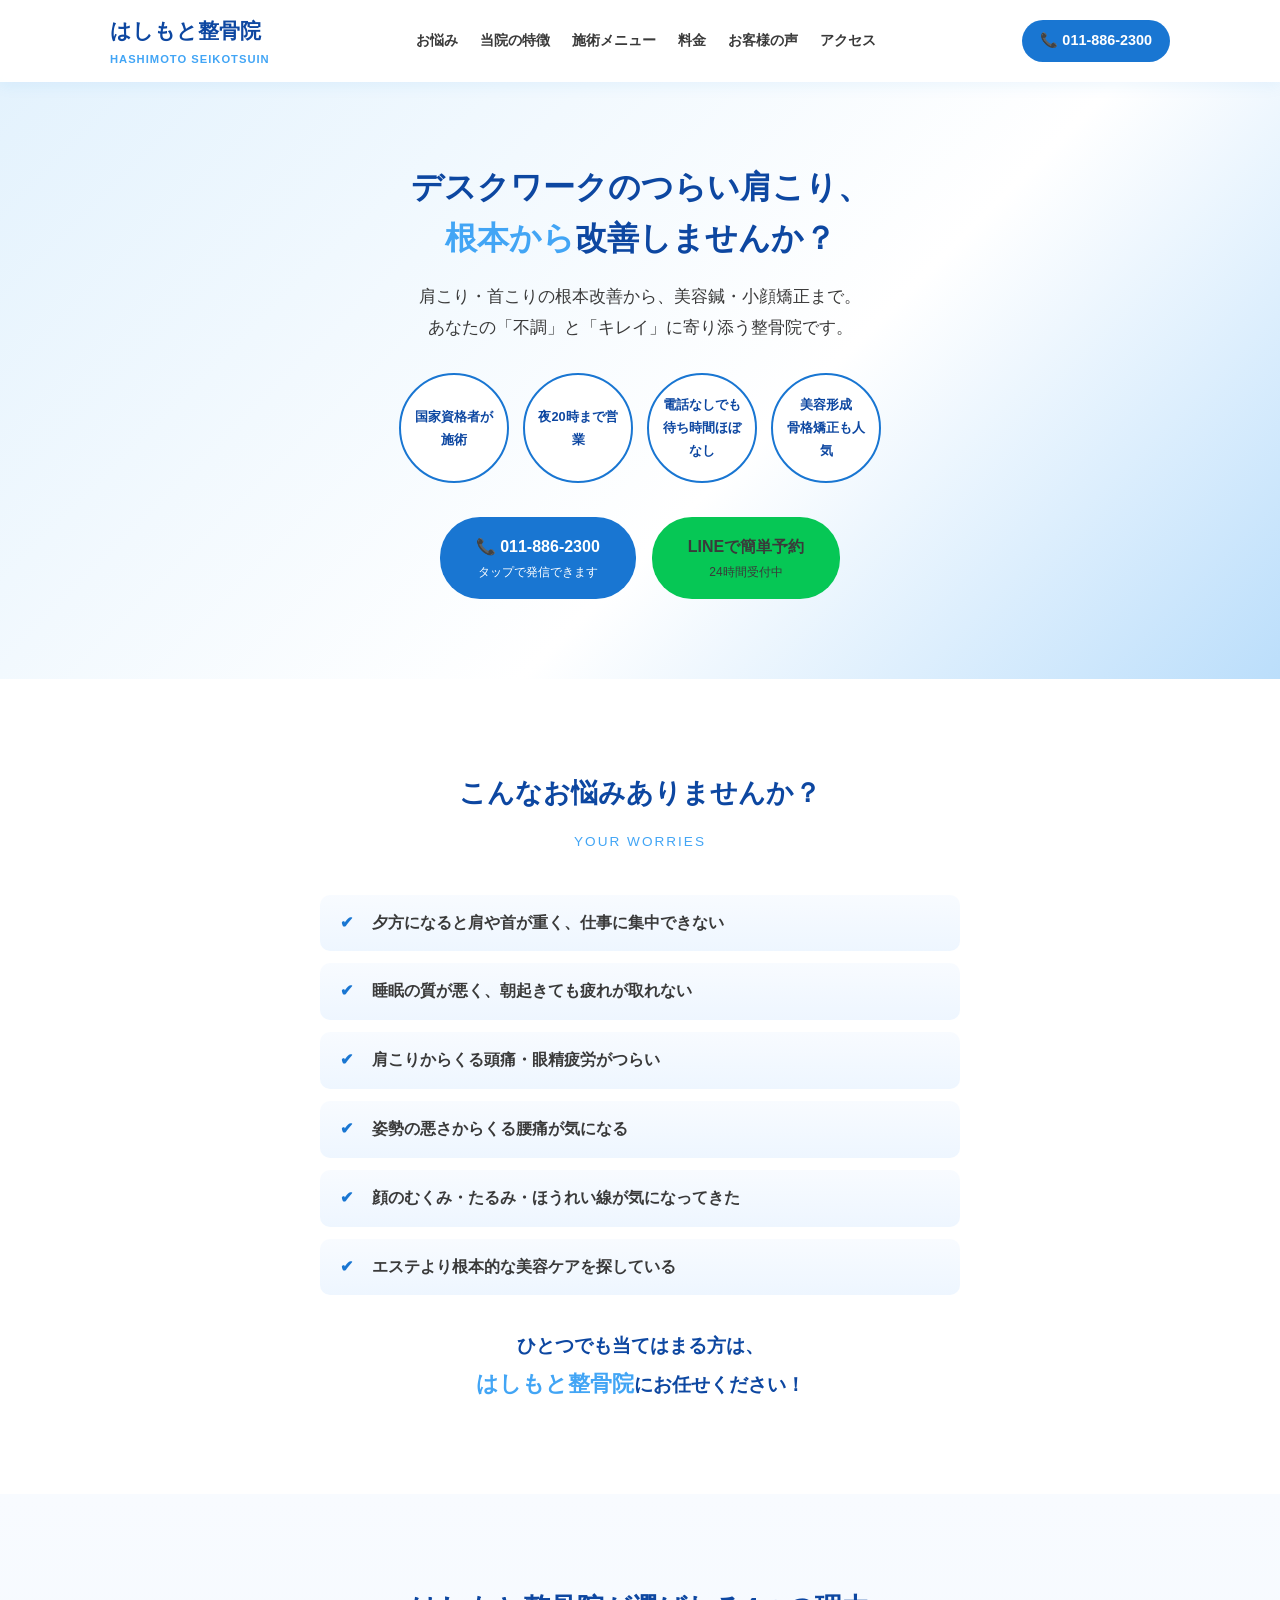
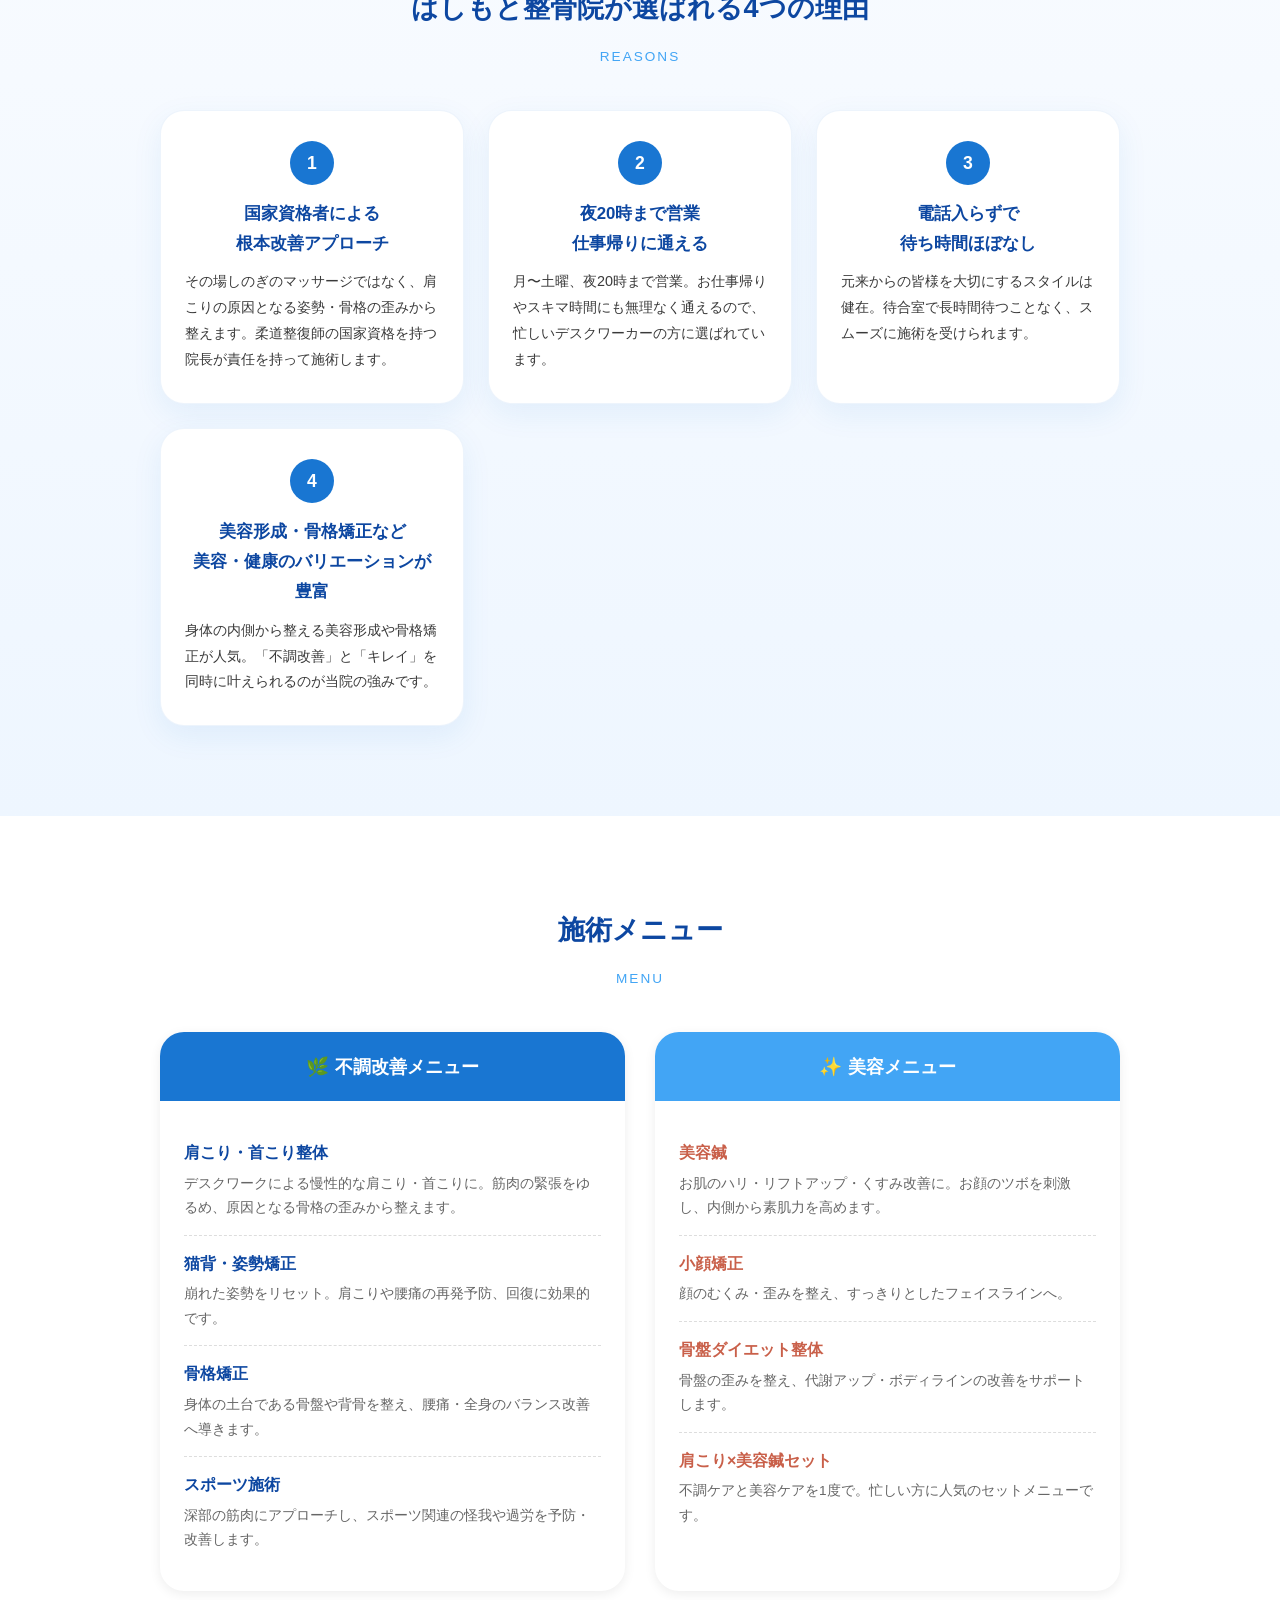
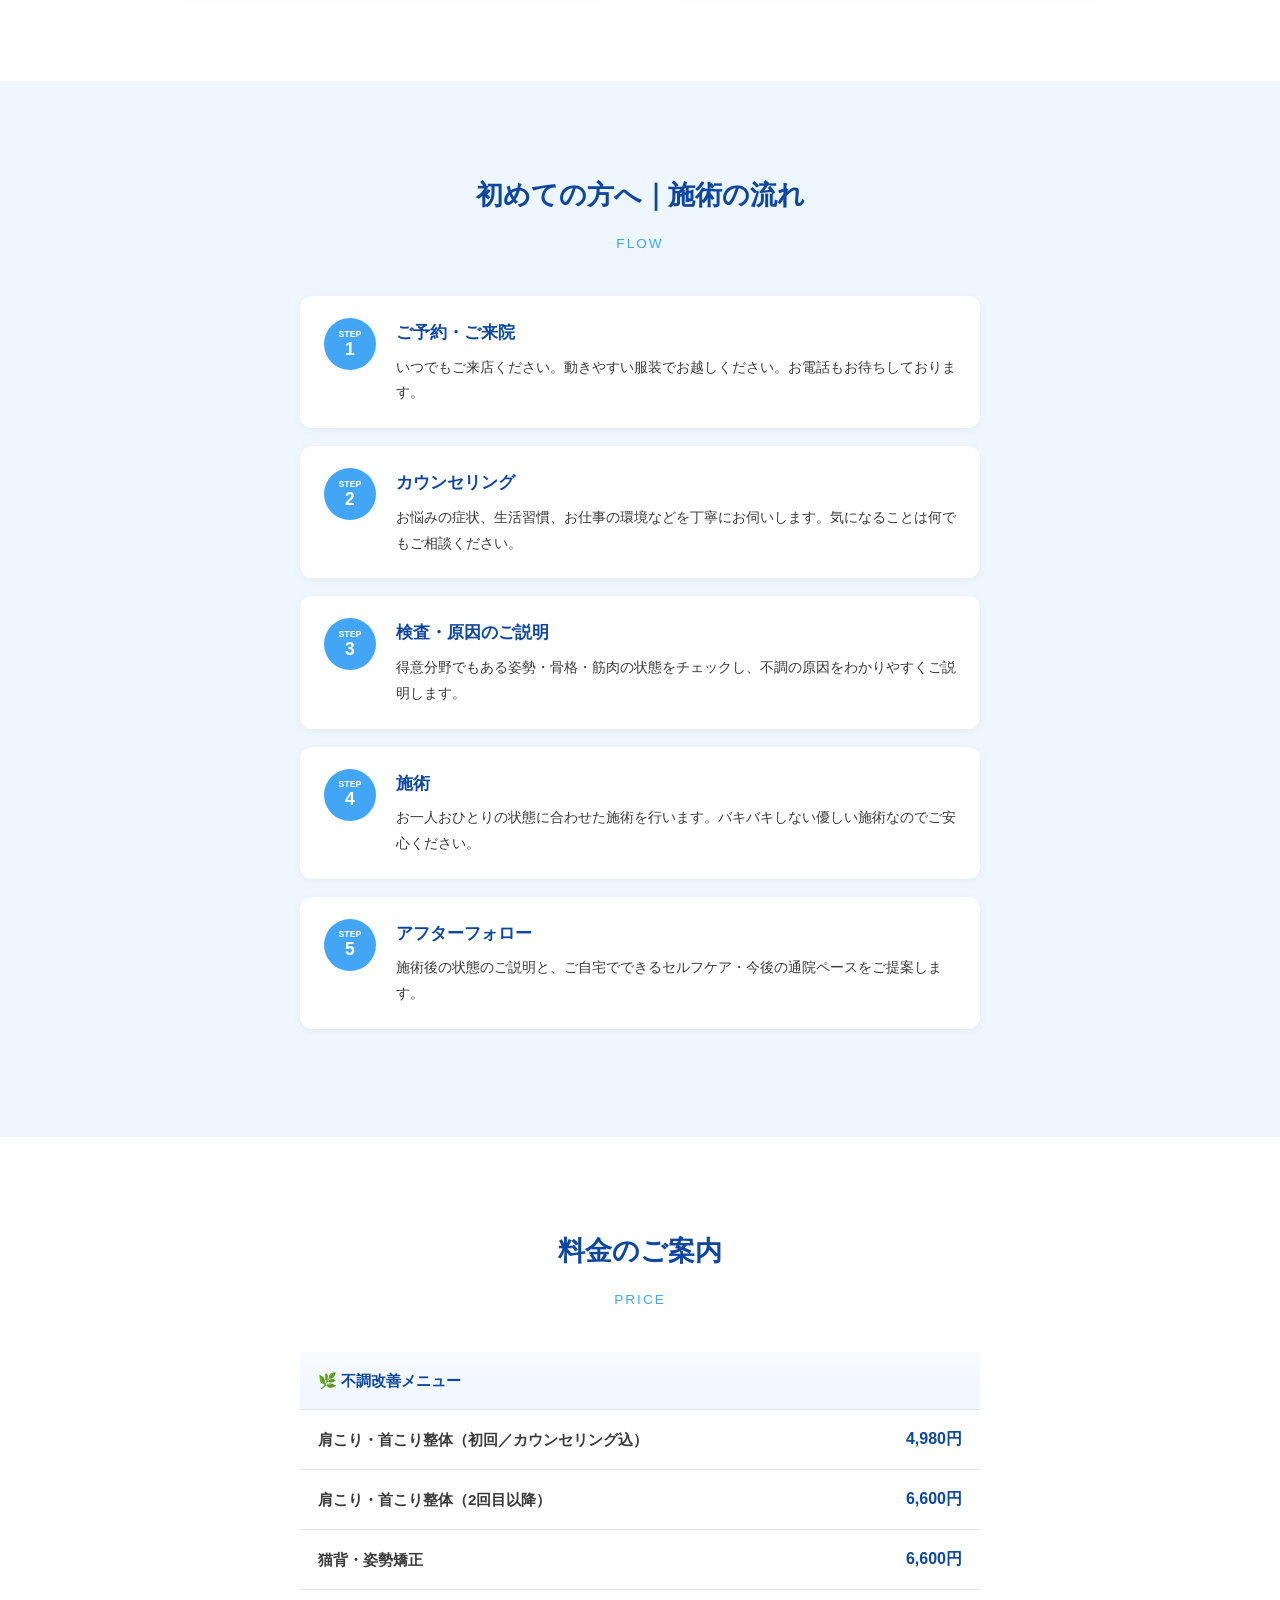
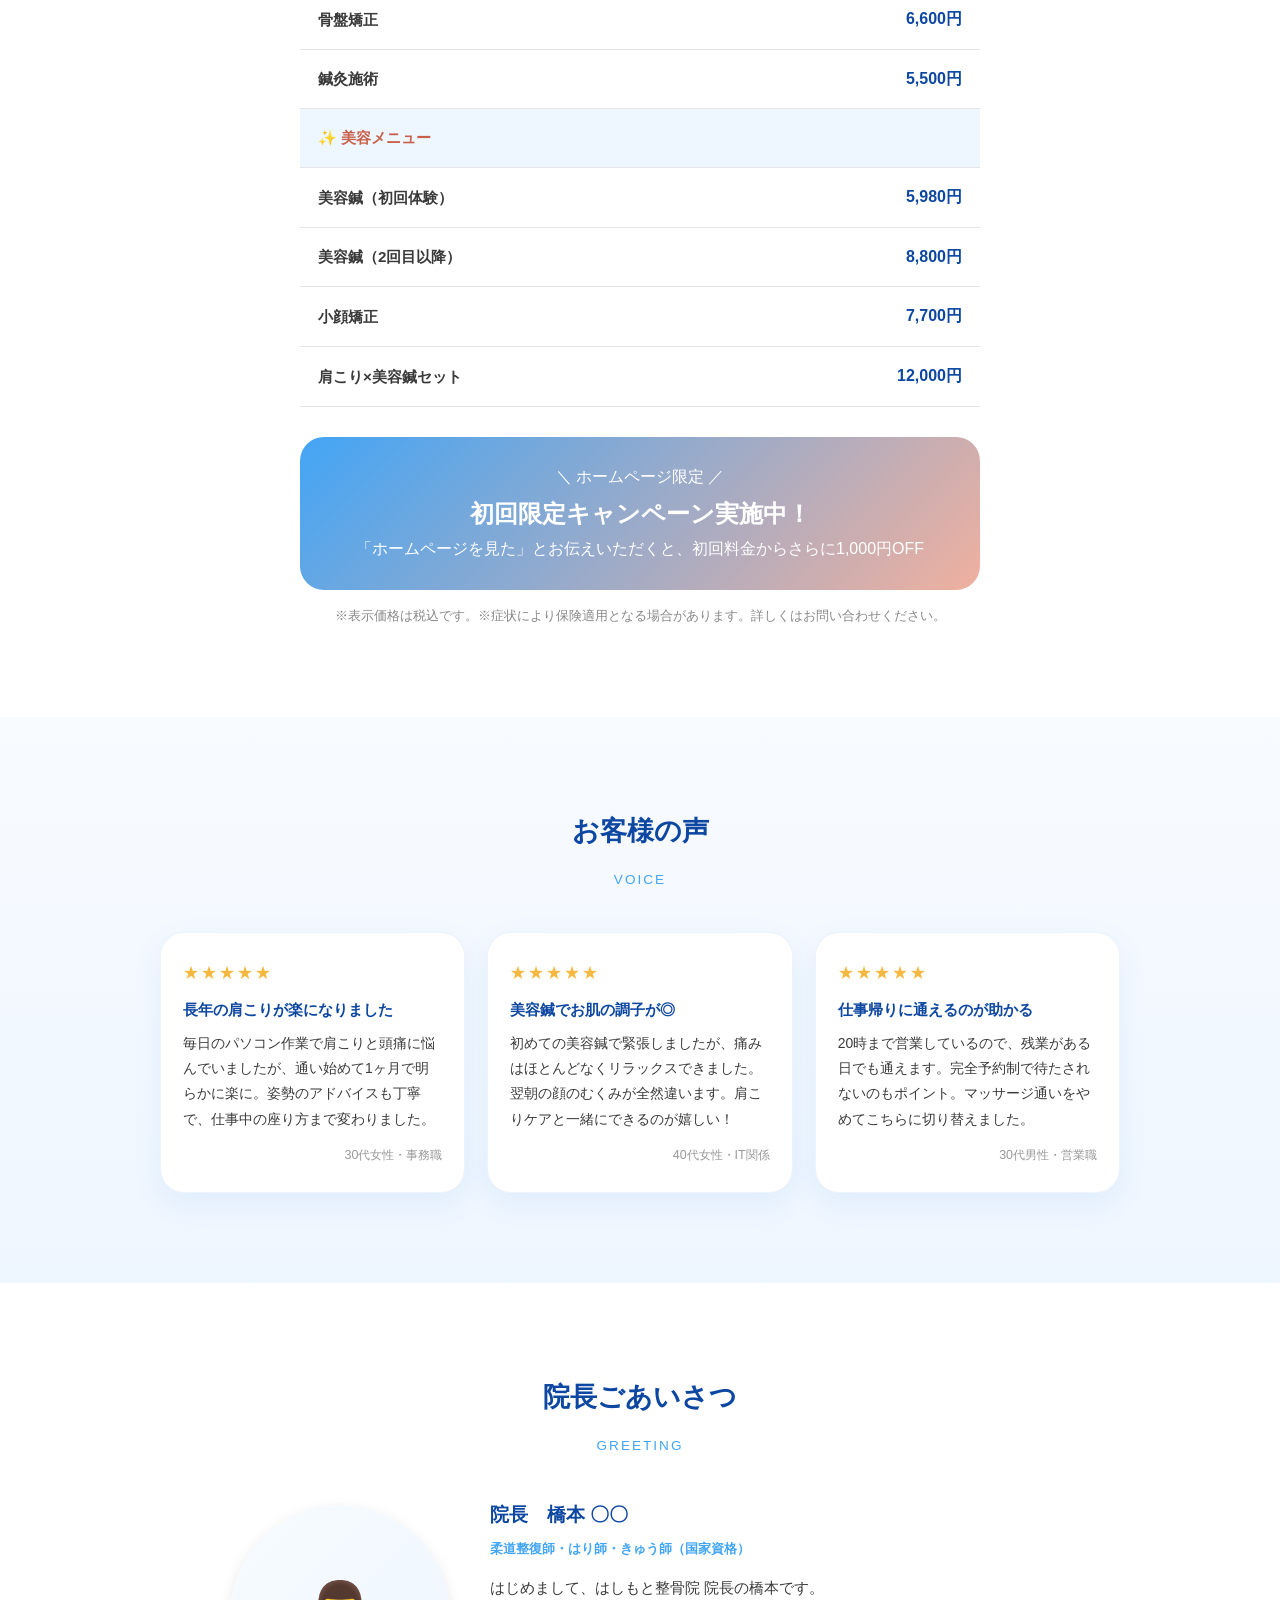
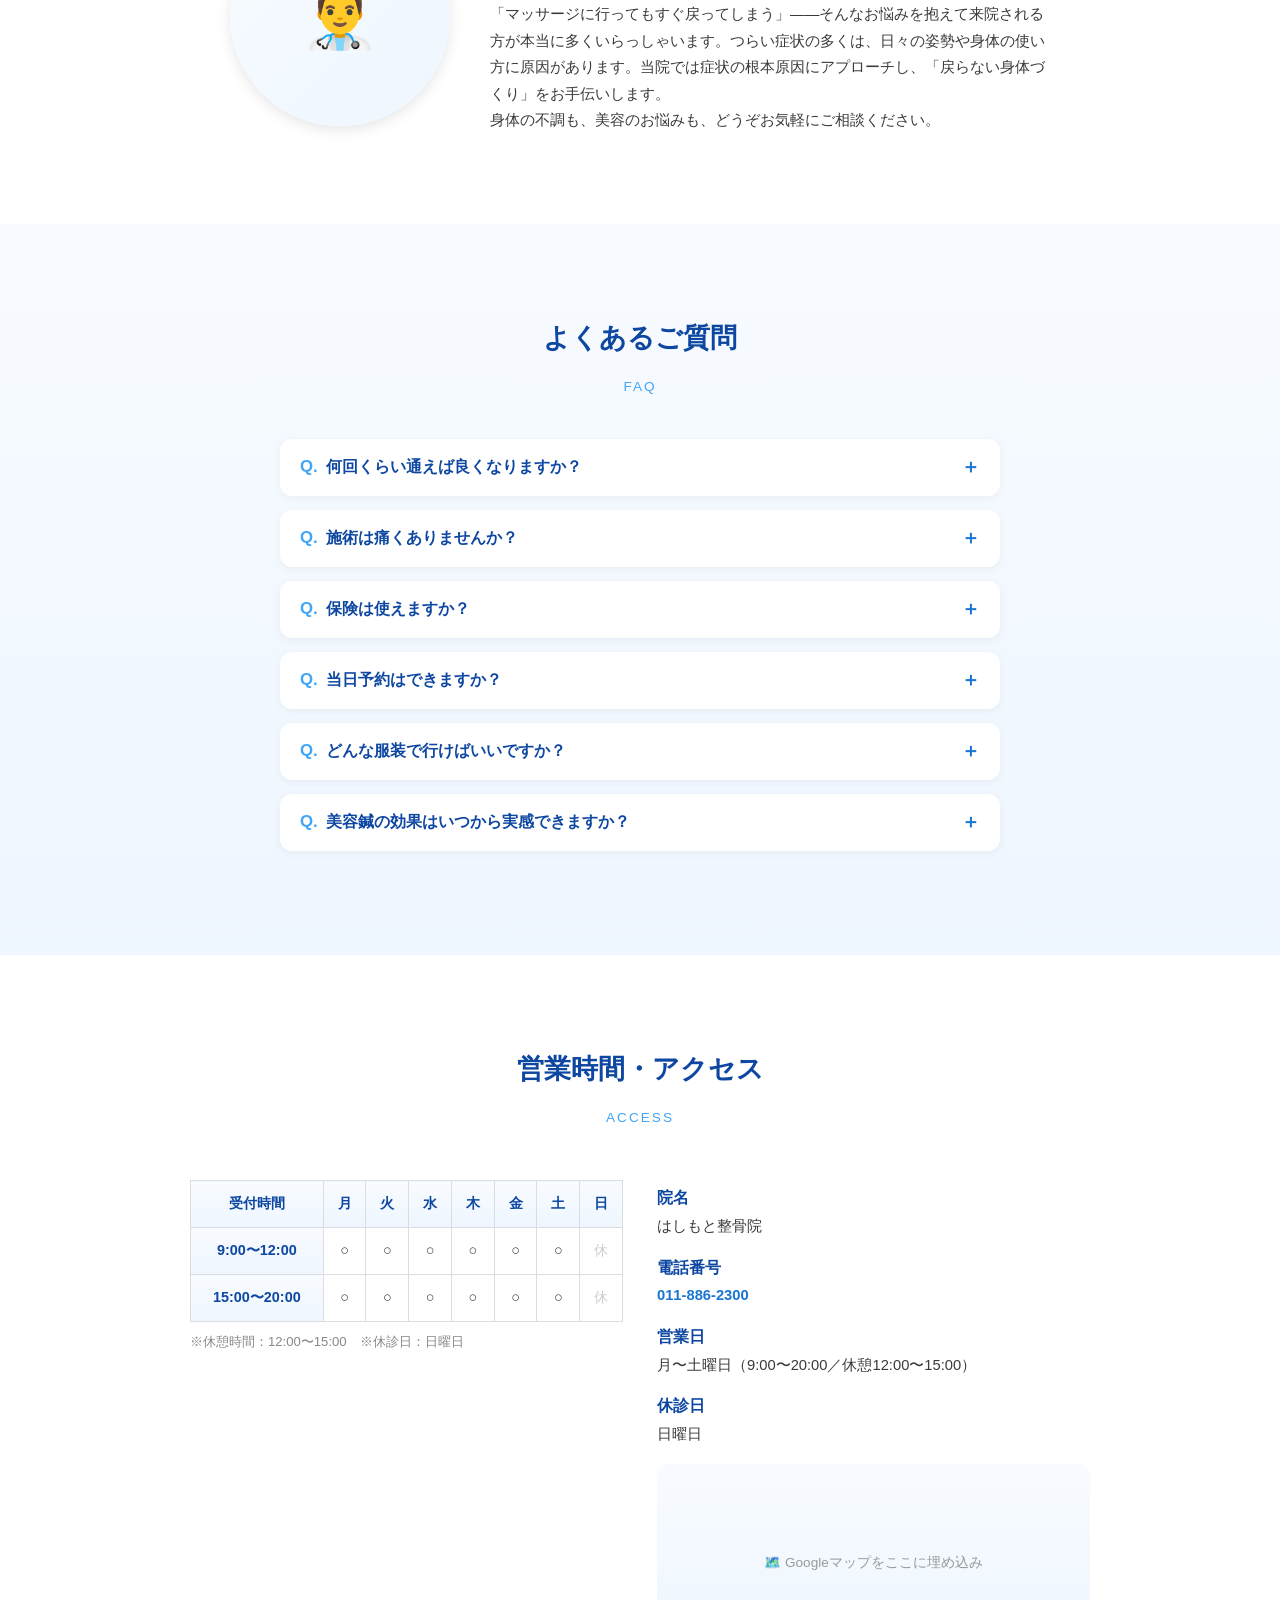
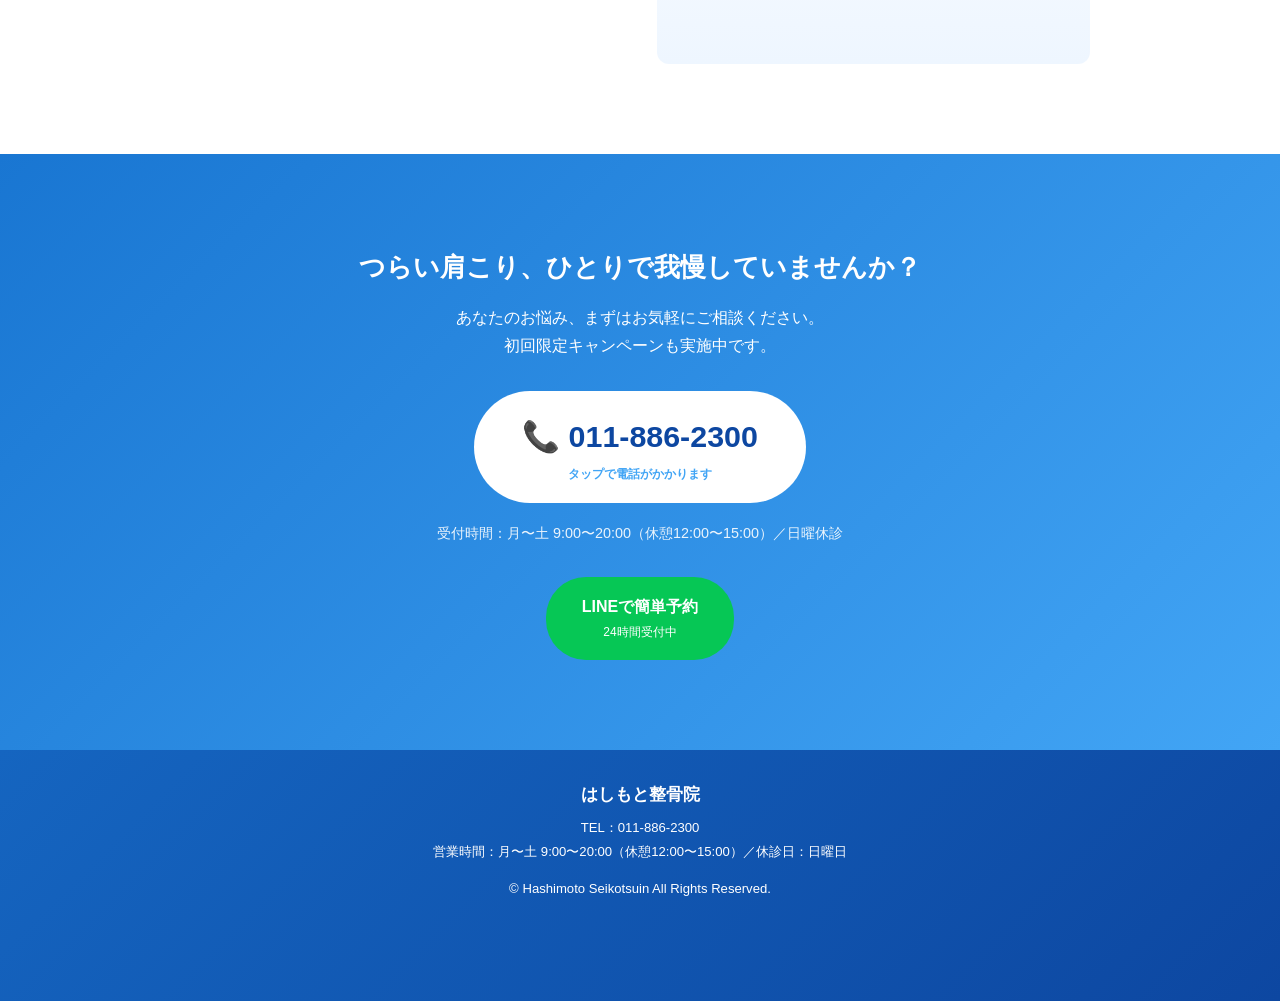
<file: index (15).html>
<!DOCTYPE html>
<html lang="ja">
<head>
<meta charset="UTF-8">
<meta name="viewport" content="width=device-width, initial-scale=1.0">
<title>はしもと整骨院｜肩こり改善・美容鍼｜札幌</title>
<meta name="description" content="デスクワークのつらい肩こりを根本改善。美容鍼・小顔矯正も人気のはしもと整骨院。平日20時まで営業、仕事帰りにも通えます。TEL:011-886-2300">
<style>
  /* ===== 基本設定 ===== */
  * { margin: 0; padding: 0; box-sizing: border-box; }
  html { scroll-behavior: smooth; scroll-padding-top: 70px; }
  body {
    font-family: "Hiragino Kaku Gothic ProN", "Hiragino Sans", "Yu Gothic", "Meiryo", sans-serif;
    color: #3a3a3a;
    line-height: 1.8;
    background: #fdfcfa;
  }
  img { max-width: 100%; display: block; }
  a { text-decoration: none; color: inherit; }

  :root{
    --main:#1976d2;
    --main-dark:#0d47a1;
    --accent:#42a5f5;
    --bg-soft:#f7fbff;
    --bg-pink:#eef6ff;
  }

  .inner { max-width: 1000px; margin: 0 auto; padding: 0 20px; }
  section{padding:90px 0;}

  .section-title {
    text-align: center;
    font-size: 1.7rem;
    color: var(--main-dark);
    margin-bottom: 12px;
  }
  .section-sub {
    text-align: center;
    font-size: 0.85rem;
    color: var(--accent);
    letter-spacing: 2px;
    margin-bottom: 40px;
    text-transform: uppercase;
  }

  /* ===== ヘッダー ===== */
header{
    position:fixed;
    top:0;
    left:0;
    right:0;
    background:rgba(255,255,255,.97);
    backdrop-filter:blur(10px);
    box-shadow:0 3px 15px rgba(30,136,229,.08);
}
  .header-inner {
    max-width: 1100px; margin: 0 auto;
    display: flex; align-items: center; justify-content: space-between;
    padding: 12px 20px;
  }
  .logo { font-size: 1.3rem; font-weight: bold; color: var(--main-dark); }
  .logo span { font-size: 0.7rem; color: var(--accent); display: block; letter-spacing: 1px; }
  nav ul { display: flex; list-style: none; gap: 22px; }
  nav a { font-size: 0.9rem; font-weight: 600; transition: color .2s; }
  nav a:hover { color: var(--main); }
  .header-tel {
    background: var(--main); color: #fff;
    padding: 8px 18px; border-radius: 30px;
    font-weight: bold; font-size: 0.9rem;
    transition: opacity .2s;
  }
  .header-tel:hover { opacity: 0.85; }

  /* ハンバーガー */
  .hamburger { display: none; background: none; border: none; cursor: pointer; padding: 8px; }
  .hamburger span {
    display: block; width: 26px; height: 3px;
    background: var(--main-dark); margin: 5px 0; border-radius: 2px;
    transition: .3s;
  }

  /* ===== ヒーロー ===== */
.hero{
    margin-top:62px;
    background:linear-gradient(
        135deg,
        #e3f2fd 0%,
        #ffffff 60%,
        #bbdefb 100%
    );
    padding:100px 20px 80px;
    text-align:center;
}
  .hero h1 {
    font-size: 2rem;
    color: var(--main-dark);
    line-height: 1.6;
    margin-bottom: 18px;
  }
  .hero h1 strong { color: var(--accent); }
  .hero p { font-size: 1.05rem; margin-bottom: 30px; }
  .hero-badges {
    display: flex; justify-content: center; gap: 14px; flex-wrap: wrap;
    margin-bottom: 34px;
  }
  .hero-badges div {
    background: #fff; border: 2px solid var(--main);
    color: var(--main-dark);
    border-radius: 50%; width: 110px; height: 110px;
    display: flex; align-items: center; justify-content: center;
    text-align: center; font-size: 0.8rem; font-weight: bold;
    padding: 10px;
  }
  .cta-buttons { display: flex; gap: 16px; justify-content: center; flex-wrap: wrap; }
  .btn {
    display: inline-block; padding: 16px 36px;
    border-radius: 40px; font-weight: bold; font-size: 1rem;
    transition: transform .2s, opacity .2s;
  }
  .btn-tel{
    background:#1976d2;
    color:#fff;
}

.btn-tel:hover{
    background:#1565c0;
}

.btn-line{
    background:#06c755;
}
  .btn small { display: block; font-size: 0.75rem; font-weight: normal; }

  /* ===== お悩み ===== */
  .worries { background: #fff; }
  .worry-list {
    max-width: 640px; margin: 0 auto;
    list-style: none;
  }
  .worry-list li {
    background:linear-gradient(180deg,#f8fbff,#eef6ff);
    margin-bottom: 12px; padding: 14px 20px 14px 52px;
    border-radius: 10px; position: relative; font-weight: 600;
  }
  .worry-list li::before {
    content: "✔"; position: absolute; left: 20px;
    color: var(--main); font-weight: bold;
  }
  .worry-msg {
    text-align: center; margin-top: 34px;
    font-size: 1.2rem; font-weight: bold; color: var(--main-dark);
  }
  .worry-msg strong { color: var(--accent); font-size: 1.4rem; }

  /* ===== 選ばれる理由 ===== */
  .reasons { background:linear-gradient(180deg,#f8fbff,#eef6ff); }
  .reason-grid {
    display: grid; grid-template-columns: repeat(3, 1fr); gap: 24px;
  }
  .reason-card {
    background: #fff; border-radius:24px; padding: 30px 24px;
    box-shadow:0 10px 30px rgba(25,118,210,.08);border:1px solid rgba(25,118,210,.08);transition:.3s; text-align: center;
  }
  .reason-card .num {
    display: inline-block; background: var(--main); color: #fff;
    width: 44px; height: 44px; line-height: 44px; border-radius: 50%;
    font-weight: bold; font-size: 1.1rem; margin-bottom: 14px;
  }
  .reason-card h3 { color: var(--main-dark); font-size: 1.05rem; margin-bottom: 10px; }
  .reason-card p { font-size: 0.9rem; text-align: left; }

  /* ===== メニュー ===== */
  .menu { background: #fff; }
  .menu-cols { display: grid; grid-template-columns: 1fr 1fr; gap: 30px; }
  .menu-col { border-radius:24px; overflow: hidden; box-shadow: 0 3px 12px rgba(0,0,0,0.07); }
  .menu-col-head { padding: 18px; text-align: center; color: #fff; font-size: 1.15rem; font-weight: bold; }
  .menu-col.care .menu-col-head { background: var(--main); }
  .menu-col.beauty .menu-col-head { background: var(--accent); }
  .menu-col-body { padding: 24px; }
  .menu-item { border-bottom: 1px dashed #ddd; padding: 14px 0; }
  .menu-item:last-child { border-bottom: none; }
  .menu-item h4 { font-size: 1rem; margin-bottom: 4px; }
  .menu-col.care .menu-item h4 { color: var(--main-dark); }
  .menu-col.beauty .menu-item h4 { color: #c9604a; }
  .menu-item p { font-size: 0.85rem; color: #666; }

  /* ===== 施術の流れ ===== */
  .flow { background:#eef6ff; }
  .flow-steps { max-width: 680px; margin: 0 auto; }
  .flow-step {
    background: #fff; border-radius: 12px; padding: 22px 24px;
    margin-bottom: 18px; display: flex; gap: 20px; align-items: flex-start;
    box-shadow: 0 2px 8px rgba(0,0,0,0.05);
  }
  .flow-step .step-num {
    flex-shrink: 0; background: var(--accent); color: #fff;
    width: 52px; height: 52px; border-radius: 50%;
    display: flex; flex-direction: column; align-items: center; justify-content: center;
    font-weight: bold; font-size: 1.1rem; line-height: 1;
  }
  .flow-step .step-num small { font-size: 0.55rem; margin-bottom: 2px; }
  .flow-step h3 { font-size: 1.05rem; color: var(--main-dark); margin-bottom: 6px; }
  .flow-step p { font-size: 0.9rem; }

  /* ===== 料金 ===== */
  .price { background: #fff; }
  .price-table { width: 100%; max-width: 680px; margin: 0 auto 20px; border-collapse: collapse; }
  .price-table th, .price-table td { padding: 15px 18px; border-bottom: 1px solid #e5e5e5; }
  .price-table th { text-align: left; font-size: 0.95rem; }
  .price-table td { text-align: right; font-weight: bold; color: var(--main-dark); white-space: nowrap; }
  .price-table .cat { background:linear-gradient(180deg,#f8fbff,#eef6ff); color: var(--main-dark); font-weight: bold; text-align: left; }
  .price-table .cat-b { background:#eef6ff; color: #c9604a; }
  .campaign {
    max-width: 680px; margin: 30px auto 0;
    background: linear-gradient(135deg, var(--accent), #f0b09e);
    color: #fff; text-align: center; padding: 26px; border-radius:24px;
  }
  .campaign strong { font-size: 1.5rem; }
  .price-note { text-align: center; font-size: 0.8rem; color: #888; margin-top: 14px; }

  /* ===== お客様の声 ===== */
  .voice { background:linear-gradient(180deg,#f8fbff,#eef6ff); }
  .voice-grid { display: grid; grid-template-columns: repeat(3, 1fr); gap: 22px; }
  .voice-card {
    background: #fff; border-radius:24px; padding: 26px 22px;
    box-shadow:0 10px 30px rgba(25,118,210,.08);border:1px solid rgba(25,118,210,.08);transition:.3s;
  }
  .voice-card .stars { color: #f5b942; margin-bottom: 8px; letter-spacing: 2px; }
  .voice-card h3 { font-size: 0.95rem; color: var(--main-dark); margin-bottom: 8px; }
  .voice-card p { font-size: 0.87rem; }
  .voice-card .who { margin-top: 12px; font-size: 0.78rem; color: #999; text-align: right; }

  /* ===== 院長紹介 ===== */
  .doctor { background: #fff; }
  .doctor-box {
    display: flex; gap: 40px; align-items: center;
    max-width: 820px; margin: 0 auto;
  }
  .doctor-photo {
    flex-shrink: 0; width: 220px; height: 220px; border-radius: 50%;
    background: linear-gradient(135deg, var(--bg-soft), var(--bg-pink));
    display: flex; align-items: center; justify-content: center;
    font-size: 4rem; box-shadow: 0 4px 14px rgba(0,0,0,0.1);
  }
  .doctor-text h3 { color: var(--main-dark); font-size: 1.2rem; margin-bottom: 4px; }
  .doctor-text .license { font-size: 0.82rem; color: var(--accent); font-weight: bold; margin-bottom: 14px; }
  .doctor-text p { font-size: 0.92rem; }

  /* ===== FAQ ===== */
  .faq { background:linear-gradient(180deg,#f8fbff,#eef6ff); }
  .faq-item {
    max-width: 720px; margin: 0 auto 14px;
    background: #fff; border-radius: 12px; overflow: hidden;
    box-shadow: 0 2px 8px rgba(0,0,0,0.05);
  }
  .faq-q {
    width: 100%; text-align: left; background: none; border: none;
    padding: 18px 50px 18px 20px; font-size: 0.98rem; font-weight: bold;
    cursor: pointer; position: relative; color: var(--main-dark);
    font-family: inherit;
  }
  .faq-q::before { content: "Q."; color: var(--accent); margin-right: 8px; font-size: 1.05rem; }
  .faq-q::after {
    content: "＋"; position: absolute; right: 20px; top: 50%;
    transform: translateY(-50%); color: var(--main); font-size: 1.2rem; transition: .3s;
  }
  .faq-item.open .faq-q::after { content: "－"; }
  .faq-a { max-height: 0; overflow: hidden; transition: max-height .35s ease; }
  .faq-a-inner { padding: 0 20px 20px; font-size: 0.9rem; }
  .faq-a-inner::before { content: "A. "; color: var(--main); font-weight: bold; }

  /* ===== アクセス・営業時間 ===== */
  .access { background: #fff; }
  .access-cols { display: grid; grid-template-columns: 1fr 1fr; gap: 34px; max-width: 900px; margin: 0 auto; }
  .hours-table { width: 100%; border-collapse: collapse; margin-top: 10px; }
  .hours-table th, .hours-table td {
    border: 1px solid #ddd; padding: 10px; text-align: center; font-size: 0.9rem;
  }
  .hours-table th { background:linear-gradient(180deg,#f8fbff,#eef6ff); color: var(--main-dark); }
  .hours-table .closed { color: #ccc; }
  .hours-note { font-size: 0.82rem; color: #888; margin-top: 8px; }
  .access-info dt { font-weight: bold; color: var(--main-dark); margin-top: 14px; }
  .access-info dd { font-size: 0.92rem; margin-left: 0; }
  .map-placeholder {
    margin-top: 16px; background:linear-gradient(180deg,#f8fbff,#eef6ff); border-radius: 12px;
    height: 200px; display: flex; align-items: center; justify-content: center;
    color: #999; font-size: 0.85rem;
  }

  /* ===== 最終CTA ===== */
  .final-cta {
    background:linear-gradient(135deg,#1976d2,#42a5f5);
    color: #fff; text-align: center;
  }
  .final-cta h2 { font-size: 1.6rem; margin-bottom: 14px; }
  .final-cta p { margin-bottom: 30px; }
  .final-cta .tel-big {
    display: inline-block; background: #fff; color: var(--main-dark);
    font-size: 1.9rem; font-weight: bold; padding: 18px 48px;
    border-radius: 60px; margin-bottom: 10px;
    transition: transform .2s;
  }
  .final-cta .tel-big:hover { transform: scale(1.03); }
  .final-cta .tel-big small { display: block; font-size: 0.75rem; color: var(--accent); }
  .final-cta .hours-line { font-size: 0.9rem; opacity: 0.9; margin-top: 8px; }

  /* ===== フッター ===== */
  footer { background: #234f46; color: #cfe5df; text-align: center; padding: 30px 20px 100px; font-size: 0.82rem; }
  footer .f-name { font-size: 1.05rem; font-weight: bold; color: #fff; margin-bottom: 6px; }

  /* ===== スマホ追従バー ===== */
  .fixed-cta {
    position: fixed; bottom: 0; left: 0; right: 0; z-index: 99;
    display: flex; box-shadow: 0 -3px 10px rgba(0,0,0,0.15);
  }
  .fixed-cta a {
    flex: 1; text-align: center; padding: 14px 8px;
    color: #fff; font-weight: bold; font-size: 0.92rem;
  }
  .fixed-cta .f-tel { background: var(--main); }
  .fixed-cta .f-line { background: #06c755; }
  .fixed-cta small { display: block; font-size: 0.68rem; font-weight: normal; }

  /* ===== レスポンシブ ===== */
  @media (max-width: 820px) {
    nav {
      position: fixed; top: 62px; right: -100%;
      width: 70%; height: calc(100vh - 62px);
      background: #fff; transition: right .3s;
      box-shadow: -3px 0 10px rgba(0,0,0,0.1);
    }
    nav.open { right: 0; }
    nav ul { flex-direction: column; gap: 0; padding: 20px; }
    nav li { border-bottom: 1px solid #eee; }
    nav a { display: block; padding: 15px 5px; }
    .hamburger { display: block; }
    .header-tel { display: none; }

    .hero h1 { font-size: 1.4rem; }
    .hero-badges div { width: 92px; height: 92px; font-size: 0.68rem; }
    section { padding: 50px 0; }
    .section-title { font-size: 1.35rem; }
    .reason-grid, .voice-grid, .menu-cols, .access-cols { grid-template-columns: 1fr; }
    .doctor-box { flex-direction: column; text-align: center; }
    .doctor-text p { text-align: left; }
    .price-table th, .price-table td { padding: 12px 10px; font-size: 0.88rem; }
  }
  @media (min-width: 821px) {
    .fixed-cta { display: none; }
   footer{
    background:linear-gradient(135deg,#1565c0,#0d47a1);
    color:#fff;
}}

</style>
</head>
<body>

<!-- ===== ヘッダー ===== -->
<header>
  <div class="header-inner">
    <div class="logo">はしもと整骨院<span>HASHIMOTO SEIKOTSUIN</span></div>
    <nav id="nav">
      <ul>
        <li><a href="#worries">お悩み</a></li>
        <li><a href="#reasons">当院の特徴</a></li>
        <li><a href="#menu">施術メニュー</a></li>
        <li><a href="#price">料金</a></li>
        <li><a href="#voice">お客様の声</a></li>
        <li><a href="#access">アクセス</a></li>
      </ul>
    </nav>
    <a href="tel:0118862300" class="header-tel">📞 011-886-2300</a>
    <button class="hamburger" id="hamburger" aria-label="メニュー">
      <span></span><span></span><span></span>
    </button>
  </div>
</header>

<!-- ===== 1. ヒーロー ===== -->
<div class="hero">
  <h1>デスクワークのつらい肩こり、<br><strong>根本から</strong>改善しませんか？</h1>
  <p>肩こり・首こりの根本改善から、美容鍼・小顔矯正まで。<br>あなたの「不調」と「キレイ」に寄り添う整骨院です。</p>
  <div class="hero-badges">
    <div>国家資格者が施術</div>
    <div>夜20時まで営業</div>
    <div>電話なしでも<br>待ち時間ほぼなし</div>
    <div>美容形成<br>骨格矯正も人気</div>
  </div>
  <div class="cta-buttons">
    <a href="tel:0118862300" class="btn btn-tel">📞 011-886-2300<small>タップで発信できます</small></a>
    <a href="#" class="btn btn-line">LINEで簡単予約<small>24時間受付中</small></a>
  </div>
</div>

<!-- ===== 2. お悩み ===== -->
<section class="worries" id="worries">
  <div class="inner">
    <h2 class="section-title">こんなお悩みありませんか？</h2>
    <p class="section-sub">Your Worries</p>
    <ul class="worry-list">
      <li>夕方になると肩や首が重く、仕事に集中できない</li>
      <li>睡眠の質が悪く、朝起きても疲れが取れない</li>
      <li>肩こりからくる頭痛・眼精疲労がつらい</li>
      <li>姿勢の悪さからくる腰痛が気になる</li>
      <li>顔のむくみ・たるみ・ほうれい線が気になってきた</li>
      <li>エステより根本的な美容ケアを探している</li>
    </ul>
    <p class="worry-msg">ひとつでも当てはまる方は、<br><strong>はしもと整骨院</strong>にお任せください！</p>
  </div>
</section>

<!-- ===== 3. 選ばれる理由 ===== -->
<section class="reasons" id="reasons">
  <div class="inner">
    <h2 class="section-title">はしもと整骨院が選ばれる4つの理由</h2>
    <p class="section-sub">Reasons</p>
    <div class="reason-grid">
      <div class="reason-card">
        <span class="num">1</span>
        <h3>国家資格者による<br>根本改善アプローチ</h3>
        <p>その場しのぎのマッサージではなく、肩こりの原因となる姿勢・骨格の歪みから整えます。柔道整復師の国家資格を持つ院長が責任を持って施術します。</p>
      </div>
      <div class="reason-card">
        <span class="num">2</span>
        <h3>夜20時まで営業<br>仕事帰りに通える</h3>
        <p>月〜土曜、夜20時まで営業。お仕事帰りやスキマ時間にも無理なく通えるので、忙しいデスクワーカーの方に選ばれています。</p>
      </div>
      <div class="reason-card">
        <span class="num">3</span>
        <h3>電話入らずで<br>待ち時間ほぼなし</h3>
        <p>元来からの皆様を大切にするスタイルは健在。待合室で長時間待つことなく、スムーズに施術を受けられます。</p>
      </div>
      <div class="reason-card">
        <span class="num">4</span>
        <h3>美容形成・骨格矯正など<br>美容・健康のバリエーションが豊富</h3>
        <p>身体の内側から整える美容形成や骨格矯正が人気。「不調改善」と「キレイ」を同時に叶えられるのが当院の強みです。</p>
      </div>
    </div>
  </div>
</section>

<!-- ===== 4. 施術メニュー ===== -->
<section class="menu" id="menu">
  <div class="inner">
    <h2 class="section-title">施術メニュー</h2>
    <p class="section-sub">Menu</p>
    <div class="menu-cols">
      <div class="menu-col care">
        <div class="menu-col-head">🌿 不調改善メニュー</div>
        <div class="menu-col-body">
          <div class="menu-item">
            <h4>肩こり・首こり整体</h4>
            <p>デスクワークによる慢性的な肩こり・首こりに。筋肉の緊張をゆるめ、原因となる骨格の歪みから整えます。</p>
          </div>
          <div class="menu-item">
            <h4>猫背・姿勢矯正</h4>
            <p>崩れた姿勢をリセット。肩こりや腰痛の再発予防、回復に効果的です。</p>
          </div>
          <div class="menu-item">
            <h4>骨格矯正</h4>
            <p>身体の土台である骨盤や背骨を整え、腰痛・全身のバランス改善へ導きます。</p>
          </div>
          <div class="menu-item">
            <h4>スポーツ施術</h4>
            <p>深部の筋肉にアプローチし、スポーツ関連の怪我や過労を予防・改善します。</p>
          </div>
        </div>
      </div>
      <div class="menu-col beauty">
        <div class="menu-col-head">✨ 美容メニュー</div>
        <div class="menu-col-body">
          <div class="menu-item">
            <h4>美容鍼</h4>
            <p>お肌のハリ・リフトアップ・くすみ改善に。お顔のツボを刺激し、内側から素肌力を高めます。</p>
          </div>
          <div class="menu-item">
            <h4>小顔矯正</h4>
            <p>顔のむくみ・歪みを整え、すっきりとしたフェイスラインへ。</p>
          </div>
          <div class="menu-item">
            <h4>骨盤ダイエット整体</h4>
            <p>骨盤の歪みを整え、代謝アップ・ボディラインの改善をサポートします。</p>
          </div>
          <div class="menu-item">
            <h4>肩こり×美容鍼セット</h4>
            <p>不調ケアと美容ケアを1度で。忙しい方に人気のセットメニューです。</p>
          </div>
        </div>
      </div>
    </div>
  </div>
</section>

<!-- ===== 5. 施術の流れ ===== -->
<section class="flow" id="flow">
  <div class="inner">
    <h2 class="section-title">初めての方へ｜施術の流れ</h2>
    <p class="section-sub">Flow</p>
    <div class="flow-steps">
      <div class="flow-step">
        <div class="step-num"><small>STEP</small>1</div>
        <div>
          <h3>ご予約・ご来院</h3>
          <p>いつでもご来店ください。動きやすい服装でお越しください。お電話もお待ちしております。</p>
        </div>
      </div>
      <div class="flow-step">
        <div class="step-num"><small>STEP</small>2</div>
        <div>
          <h3>カウンセリング</h3>
          <p>お悩みの症状、生活習慣、お仕事の環境などを丁寧にお伺いします。気になることは何でもご相談ください。</p>
        </div>
      </div>
      <div class="flow-step">
        <div class="step-num"><small>STEP</small>3</div>
        <div>
          <h3>検査・原因のご説明</h3>
          <p>得意分野でもある姿勢・骨格・筋肉の状態をチェックし、不調の原因をわかりやすくご説明します。</p>
        </div>
      </div>
      <div class="flow-step">
        <div class="step-num"><small>STEP</small>4</div>
        <div>
          <h3>施術</h3>
          <p>お一人おひとりの状態に合わせた施術を行います。バキバキしない優しい施術なのでご安心ください。</p>
        </div>
      </div>
      <div class="flow-step">
        <div class="step-num"><small>STEP</small>5</div>
        <div>
          <h3>アフターフォロー</h3>
          <p>施術後の状態のご説明と、ご自宅でできるセルフケア・今後の通院ペースをご提案します。</p>
        </div>
      </div>
    </div>
  </div>
</section>

<!-- ===== 6. 料金 ===== -->
<section class="price" id="price">
  <div class="inner">
    <h2 class="section-title">料金のご案内</h2>
    <p class="section-sub">Price</p>
    <table class="price-table">
      <tr><th class="cat" colspan="2">🌿 不調改善メニュー</th></tr>
      <tr><th>肩こり・首こり整体（初回／カウンセリング込）</th><td>4,980円</td></tr>
      <tr><th>肩こり・首こり整体（2回目以降）</th><td>6,600円</td></tr>
      <tr><th>猫背・姿勢矯正</th><td>6,600円</td></tr>
      <tr><th>骨盤矯正</th><td>6,600円</td></tr>
      <tr><th>鍼灸施術</th><td>5,500円</td></tr>
      <tr><th class="cat cat-b" colspan="2">✨ 美容メニュー</th></tr>
      <tr><th>美容鍼（初回体験）</th><td>5,980円</td></tr>
      <tr><th>美容鍼（2回目以降）</th><td>8,800円</td></tr>
      <tr><th>小顔矯正</th><td>7,700円</td></tr>
      <tr><th>肩こり×美容鍼セット</th><td>12,000円</td></tr>
    </table>
    <div class="campaign">
      <p>＼ ホームページ限定 ／</p>
      <p><strong>初回限定キャンペーン実施中！</strong></p>
      <p>「ホームページを見た」とお伝えいただくと、初回料金からさらに1,000円OFF</p>
    </div>
    <p class="price-note">※表示価格は税込です。※症状により保険適用となる場合があります。詳しくはお問い合わせください。</p>
  </div>
</section>

<!-- ===== 7. お客様の声 ===== -->
<section class="voice" id="voice">
  <div class="inner">
    <h2 class="section-title">お客様の声</h2>
    <p class="section-sub">Voice</p>
    <div class="voice-grid">
      <div class="voice-card">
        <div class="stars">★★★★★</div>
        <h3>長年の肩こりが楽になりました</h3>
        <p>毎日のパソコン作業で肩こりと頭痛に悩んでいましたが、通い始めて1ヶ月で明らかに楽に。姿勢のアドバイスも丁寧で、仕事中の座り方まで変わりました。</p>
        <p class="who">30代女性・事務職</p>
      </div>
      <div class="voice-card">
        <div class="stars">★★★★★</div>
        <h3>美容鍼でお肌の調子が◎</h3>
        <p>初めての美容鍼で緊張しましたが、痛みはほとんどなくリラックスできました。翌朝の顔のむくみが全然違います。肩こりケアと一緒にできるのが嬉しい！</p>
        <p class="who">40代女性・IT関係</p>
      </div>
      <div class="voice-card">
        <div class="stars">★★★★★</div>
        <h3>仕事帰りに通えるのが助かる</h3>
        <p>20時まで営業しているので、残業がある日でも通えます。完全予約制で待たされないのもポイント。マッサージ通いをやめてこちらに切り替えました。</p>
        <p class="who">30代男性・営業職</p>
      </div>
    </div>
  </div>
</section>

<!-- ===== 8. 院長紹介 ===== -->
<section class="doctor" id="doctor">
  <div class="inner">
    <h2 class="section-title">院長ごあいさつ</h2>
    <p class="section-sub">Greeting</p>
    <div class="doctor-box">
      <div class="doctor-photo">👨‍⚕️</div>
      <div class="doctor-text">
        <h3>院長　橋本 〇〇</h3>
        <p class="license">柔道整復師・はり師・きゅう師（国家資格）</p>
        <p>はじめまして、はしもと整骨院 院長の橋本です。<br>
        「マッサージに行ってもすぐ戻ってしまう」——そんなお悩みを抱えて来院される方が本当に多くいらっしゃいます。つらい症状の多くは、日々の姿勢や身体の使い方に原因があります。当院では症状の根本原因にアプローチし、「戻らない身体づくり」をお手伝いします。<br>
        身体の不調も、美容のお悩みも、どうぞお気軽にご相談ください。</p>
      </div>
    </div>
  </div>
</section>

<!-- ===== 9. FAQ ===== -->
<section class="faq" id="faq">
  <div class="inner">
    <h2 class="section-title">よくあるご質問</h2>
    <p class="section-sub">FAQ</p>

    <div class="faq-item">
      <button class="faq-q">何回くらい通えば良くなりますか？</button>
      <div class="faq-a"><div class="faq-a-inner">症状や状態により異なりますが、多くの方は3〜5回程度で変化を実感されています。初回のカウンセリング時に、あなたに合った通院ペースをご提案いたします。</div></div>
    </div>
    <div class="faq-item">
      <button class="faq-q">施術は痛くありませんか？</button>
      <div class="faq-a"><div class="faq-a-inner">バキバキ鳴らすような施術は行いません。身体に優しいソフトな施術ですので、初めての方や女性の方も安心してお受けいただけます。美容鍼も髪の毛ほどの細い鍼を使用するため、痛みはほとんどありません。</div></div>
    </div>
    <div class="faq-item">
      <button class="faq-q">保険は使えますか？</button>
      <div class="faq-a"><div class="faq-a-inner">急性の外傷（捻挫・打撲・挫傷など）は健康保険が適用となる場合があります。慢性的な肩こりや美容メニューは自費施術となります。詳しくはお気軽にお問い合わせください。</div></div>
    </div>
    <div class="faq-item">
      <button class="faq-q">当日予約はできますか？</button>
      <div class="faq-a"><div class="faq-a-inner">空きがあれば当日のご予約も可能です。お電話（011-886-2300）またはLINEにてお問い合わせください。</div></div>
    </div>
    <div class="faq-item">
      <button class="faq-q">どんな服装で行けばいいですか？</button>
      <div class="faq-a"><div class="faq-a-inner">動きやすい服装がおすすめですが、お着替えのご用意もありますので、お仕事帰りにスーツのままお越しいただいても大丈夫です。</div></div>
    </div>
    <div class="faq-item">
      <button class="faq-q">美容鍼の効果はいつから実感できますか？</button>
      <div class="faq-a"><div class="faq-a-inner">個人差はありますが、施術直後からむくみの改善やリフトアップを実感される方が多いです。効果を持続させるために、2〜3週間に1回程度の継続的な施術をおすすめしています。</div></div>
    </div>
  </div>
</section>

<!-- ===== 10. アクセス・営業時間 ===== -->
<section class="access" id="access">
  <div class="inner">
    <h2 class="section-title">営業時間・アクセス</h2>
    <p class="section-sub">Access</p>
    <div class="access-cols">
      <div>
        <table class="hours-table">
          <tr>
            <th>受付時間</th><th>月</th><th>火</th><th>水</th><th>木</th><th>金</th><th>土</th><th>日</th>
          </tr>
          <tr>
            <th>9:00〜12:00</th><td>○</td><td>○</td><td>○</td><td>○</td><td>○</td><td>○</td><td class="closed">休</td>
          </tr>
          <tr>
            <th>15:00〜20:00</th><td>○</td><td>○</td><td>○</td><td>○</td><td>○</td><td>○</td><td class="closed">休</td>
          </tr>
        </table>
        <p class="hours-note">※休憩時間：12:00〜15:00　※休診日：日曜日</p>
      </div>
      <div>
        <dl class="access-info">
          <dt>院名</dt>
          <dd>はしもと整骨院</dd>
          <dt>電話番号</dt>
          <dd><a href="tel:0118862300" style="color:var(--main);font-weight:bold;">011-886-2300</a></dd>
          <dt>営業日</dt>
          <dd>月〜土曜日（9:00〜20:00／休憩12:00〜15:00）</dd>
          <dt>休診日</dt>
          <dd>日曜日</dd>
        </dl>
        <div class="map-placeholder">🗺️ Googleマップをここに埋め込み</div>
      </div>
    </div>
  </div>
</section>

<!-- ===== 11. 最終CTA ===== -->
<section class="final-cta">
  <div class="inner">
    <h2>つらい肩こり、ひとりで我慢していませんか？</h2>
    <p>あなたのお悩み、まずはお気軽にご相談ください。<br>初回限定キャンペーンも実施中です。</p>
    <a href="tel:0118862300" class="tel-big">📞 011-886-2300<small>タップで電話がかかります</small></a>
    <p class="hours-line">受付時間：月〜土 9:00〜20:00（休憩12:00〜15:00）／日曜休診</p>
    <div class="cta-buttons" style="margin-top:24px;">
      <a href="#" class="btn btn-line">LINEで簡単予約<small>24時間受付中</small></a>
    </div>
  </div>
</section>

<!-- ===== フッター ===== -->
<footer>
  <p class="f-name">はしもと整骨院</p>
  <p>TEL：011-886-2300</p>
  <p>営業時間：月〜土 9:00〜20:00（休憩12:00〜15:00）／休診日：日曜日</p>
  <p style="margin-top:14px;">© Hashimoto Seikotsuin All Rights Reserved.</p>
</footer>

<!-- ===== スマホ追従予約バー ===== -->
<div class="fixed-cta">
  <a href="tel:0118862300" class="f-tel">📞 電話で予約<small>011-886-2300</small></a>
  <a href="#" class="f-line">💬 LINEで予約<small>24時間受付</small></a>
</div>

<script>
  // ハンバーガーメニュー
  const hamburger = document.getElementById('hamburger');
  const nav = document.getElementById('nav');
  hamburger.addEventListener('click', () => nav.classList.toggle('open'));
  nav.querySelectorAll('a').forEach(a => a.addEventListener('click', () => nav.classList.remove('open')));

  // FAQ アコーディオン
  document.querySelectorAll('.faq-q').forEach(btn => {
    btn.addEventListener('click', () => {
      const item = btn.parentElement;
      const answer = item.querySelector('.faq-a');
      const isOpen = item.classList.toggle('open');
      answer.style.maxHeight = isOpen ? answer.scrollHeight + 'px' : 0;
    });
  });
</script>

</body>
</html>
</file>
<file: assets/css/style.css>
/* =============================================================================
   はしもと整骨院 LP  –  style.css
   -----------------------------------------------------------------------------
   構成（上から順に読み込まれ、後のものほど優先される）
     1. Tokens      : 色・余白・サイズなどの変数。見た目の調整はまずここ
     2. Base        : リセットと要素のデフォルト
     3. Layout      : ページ骨格（コンテナ・セクション共通）
     4. Components  : 再利用部品（ボタン・カード・テーブル…）
     5. Sections    : 各セクション固有のスタイル
     6. Utilities   : 汎用クラス（.u-*）
     7. Responsive  : ブレークポイント別の上書き
   命名規則：BEM（block__element--modifier）。状態は is-* を使う。
   ============================================================================ */


/* =============================================================================
   1. Tokens
   ============================================================================ */
:root {
  /* --- Brand colors --- */
  --color-primary:        #1976d2;
  --color-primary-dark:   #0d47a1;
  --color-primary-light:  #42a5f5;
  --color-primary-deep:   #1565c0;   /* 小さい文字用。白地で 5.7:1（AA）。--color-primary-mid と同値だが役割が違う */
  --color-primary-mid:    #1565c0;   /* --gradient-primary-dark 用 */

  /* --- Brand-derived（ブランド色を変えたらここも見直す：影・暗幕・下線） --- */
  --color-primary-glow:      rgba(30, 136, 229, .08);   /* ヘッダーの影 */
  --color-primary-overlay:   rgba(13, 71, 161, .35);    /* ナビ背面の暗幕 */
  --color-primary-underline: rgba(66, 165, 245, .35);   /* ヒーロー見出しの下線 */

  /* --- Course colors（コースを増やす場合はここに追加。集中コースはブランド青を使用） --- */
  --color-basic:          #00796b;   /* 白文字を載せる帯で 5.3:1 */
  --color-basic-dark:     #00695c;
  --color-basic-bg:       #e6f4f2;
  --color-beauty:         #c2185b;   /* 美容痩身コース：ローズピンク。白文字を載せる帯で 5.9:1 */
  --color-beauty-dark:    #ad1457;
  --color-beauty-bg:      #fdeef3;
  --color-kids:           #7e57c2;   /* 小中学生コース：やさしいパープル */
  --color-kids-dark:      #5e35b1;
  --color-kids-bg:        #f3eefa;

  /* --- Accent colors（告知・注意喚起用の暖色。交通事故・労災バナーと料金表の区分） --- */
  --color-accent-warm:        #e65100;
  --color-accent-warm-dark:   #bf360c;
  --color-accent-warm-bg:     #fff4ec;
  --color-accent-warm-border: rgba(230, 81, 0, .18);

  /* --- Neutral --- */
  --color-text:           #2f3a45;
  --color-text-muted:     #667380;
  --color-white:          #ffffff;
  --color-bg:             #fdfdfd;
  --color-bg-soft:        #f7fbff;
  --color-bg-tint:        #eef6ff;
  --color-bg-hero-a:      #e3f2fd;
  --color-bg-hero-b:      #bbdefb;
  --color-border:         rgba(25, 118, 210, .12);
  --color-border-soft:    #dfe5ec;
  --color-divider:        #d6dde5;
  --color-closed:         #667380;   /* 受付時間表の「休診」。白地で 4.9:1 */

  /* --- Gradients --- */
  --gradient-tint:        linear-gradient(180deg, var(--color-bg-soft), var(--color-bg-tint));
  --gradient-primary-dark:linear-gradient(135deg, var(--color-primary-mid), var(--color-primary-dark));
  --gradient-cta:         linear-gradient(135deg, var(--color-primary), var(--color-primary-mid));   /* 最終CTA。全域で白文字 4.6:1 以上 */

  /* --- Effects --- */
  --shadow-card:          0 10px 30px rgba(25, 118, 210, .08);
  --shadow-card-hover:    0 16px 36px rgba(25, 118, 210, .14);
  --shadow-soft:          0 2px 8px rgba(0, 0, 0, .05);
  --shadow-btn:           0 6px 16px rgba(0, 0, 0, .12);
  --shadow-btn-hover:     0 10px 22px rgba(0, 0, 0, .16);
  --shadow-cta:           0 8px 20px rgba(13, 71, 161, .25);   /* ブランド色由来 */

  /* --- Shape --- */
  --radius-sm:            10px;
  --radius-md:            12px;
  --radius-lg:            24px;
  --radius-pill:          40px;

  /* --- Typography --- */
  --font-family:          "Hiragino Kaku Gothic ProN", "Hiragino Sans", "Yu Gothic", "Meiryo", sans-serif;
  --fs-xs:                .78rem;
  --fs-sm:                .85rem;
  --fs-base:              .92rem;
  --fs-md:                1rem;
  --fs-lg:                1.08rem;
  --fs-xl:                1.25rem;
  --fs-2xl:               1.7rem;
  --fs-3xl:               2.1rem;
  --lh-body:              1.9;
  --lh-tight:             1.5;

  /* --- Spacing --- */
  --space-1:              6px;
  --space-2:              12px;
  --space-3:              18px;
  --space-4:              24px;
  --space-5:              34px;
  --space-6:              56px;
  --space-7:              90px;

  /* --- Layout --- */
  --container-w:          1000px;
  --container-w-wide:     1100px;
  --container-w-narrow:   680px;   /* 流れ・料金表 */
  /* 読みやすさのための最大幅。数字がブレークポイント（820px）と同じでも別物 */
  --container-w-text:     640px;   /* リード文・お悩みリスト */
  --container-w-card:     720px;   /* 単独で置くカード・FAQ */
  --container-w-doctor:   820px;   /* 院長紹介 */
  --container-w-access:   900px;   /* アクセス欄の2カラム */
  --container-pad:        20px;
  --header-h:             64px;
  --fixed-cta-h:          64px;

  /* --- Motion --- */
  --dur-fast:             .2s;
  --dur-base:             .3s;
  --ease:                 ease;

  /* --- Z-index scale --- */
  --z-skip:               1000;
  --z-header:             100;
  --z-fixed-cta:          99;
  --z-nav:                95;
  --z-overlay:            90;
}


/* =============================================================================
   2. Base
   ============================================================================ */
*,
*::before,
*::after { margin: 0; padding: 0; box-sizing: border-box; }

html {
  scroll-behavior: smooth;
  scroll-padding-top: calc(var(--header-h) + var(--space-2));
}

body {
  font-family: var(--font-family);
  font-size: var(--fs-md);
  line-height: var(--lh-body);
  letter-spacing: .02em;
  color: var(--color-text);
  background: var(--color-bg);
  font-feature-settings: "palt";
  -webkit-font-smoothing: antialiased;
}

img { max-width: 100%; height: auto; display: block; }
a { text-decoration: none; color: inherit; }
button { font-family: inherit; cursor: pointer; }
ul, ol { list-style: none; }
th { font-weight: inherit; }

:focus-visible {
  outline: 3px solid var(--color-primary-light);
  outline-offset: 3px;
  border-radius: 4px;
}


/* =============================================================================
   3. Layout
   ============================================================================ */
.container {
  max-width: var(--container-w);
  margin: 0 auto;
  padding: 0 var(--container-pad);
}
.container--wide   { max-width: var(--container-w-wide); }

/* 固定ヘッダーの高さ分だけ本文を下げる（ヒーローのないページでも効く） */
main { padding-top: var(--header-h); }

/* 背景は white / tint を交互に使う。flat は中に白いカードを並べるセクション用（流れ） */
.section { padding: var(--space-7) 0; }
.section--white { background: var(--color-white); }
.section--tint  { background: var(--gradient-tint); }
.section--flat  { background: var(--color-bg-tint); }

.section__title {
  text-align: center;
  font-size: var(--fs-2xl);
  line-height: var(--lh-tight);
  color: var(--color-primary-dark);
  margin-bottom: var(--space-1);
}
.section__sub {
  text-align: center;
  font-size: var(--fs-xs);
  font-weight: 600;
  letter-spacing: 3px;
  text-transform: uppercase;
  color: var(--color-primary-deep);
  margin-bottom: 44px;
}

/* 段落のリズム：同じ親の中で p が続くときだけ余白を入れる */
.prose p + p { margin-top: 8px; }

/* 見出しが「〜4つの理／由」のように1文字だけ折り返すのを防ぐ（非対応ブラウザでは通常の折り返し） */
.section__title,
.note-box__title,
.reason-card__title,
.faq-item__q { text-wrap: balance; }


/* =============================================================================
   4. Components
   ============================================================================ */

/* --- Icon (inline SVG sprite) --- */
.icon {
  width: 1.1em; height: 1.1em;
  vertical-align: -.2em;
  fill: currentColor;
  margin-right: .35em;
}

/* --- Skip link --- */
.skip-link {
  position: absolute; top: -100px; left: 16px; z-index: var(--z-skip);
  background: var(--color-primary-dark); color: var(--color-white);
  padding: 10px 16px; border-radius: 8px;
}
.skip-link:focus { top: 12px; }

/* --- Button --- */
.btn {
  display: inline-block;
  padding: 16px 36px;
  border-radius: var(--radius-pill);
  font-weight: bold;
  font-size: var(--fs-md);
  box-shadow: var(--shadow-btn);
  transition: transform var(--dur-fast), background var(--dur-fast), box-shadow var(--dur-fast);
}
.btn small { display: block; font-size: .75rem; font-weight: normal; opacity: .9; }

.btn--primary { background: var(--color-primary); color: var(--color-white); }
.btn--primary:hover { background: var(--color-primary-dark); }

.btn--ghost {
  background: var(--color-white);
  color: var(--color-primary-dark);
  border: 2px solid var(--color-primary);
  box-shadow: none;
}
.btn--ghost:hover { background: var(--color-bg-tint); }

.btn--accent-warm { background: var(--color-accent-warm-dark); color: var(--color-white); }   /* 白文字で 5.6:1 */
.btn--accent-warm:hover { filter: brightness(.92); }

.btn-group {
  display: flex; flex-wrap: wrap; justify-content: center;
  gap: 16px;
}

/* --- Card --- */
.card {
  background: var(--color-white);
  border: 1px solid var(--color-border);
  border-radius: var(--radius-lg);
  box-shadow: var(--shadow-card);
}
.card--hover { transition: transform var(--dur-base), box-shadow var(--dur-base); }

/* --- Badge（丸いバッジ） --- */
.badge-list {
  display: flex; flex-wrap: wrap; justify-content: center;
  gap: 14px;
}
.badge {
  width: 112px; height: 112px; padding: 10px;   /* 文言 2行×7文字が収まる直径（HTML 側の注意書きと対） */
  display: flex; align-items: center; justify-content: center;
  border: 2px solid var(--color-primary);
  border-radius: 50%;
  background: var(--color-white);
  color: var(--color-primary-dark);
  text-align: center; font-size: var(--fs-xs); font-weight: bold; line-height: 1.45;
}

/* --- Circle number --- */
.circle-num {
  display: inline-flex; align-items: center; justify-content: center;
  width: 44px; height: 44px; border-radius: 50%;
  background: var(--color-primary); color: var(--color-white);
  font-weight: bold; font-size: var(--fs-lg);
}

/* --- Note box（薄い青の案内ボックス） --- */
.note-box {
  background: var(--color-bg-tint);
  border-radius: var(--radius-md);
  padding: 22px 24px;
  font-size: var(--fs-base);
}
.note-box__title {
  font-weight: bold;
  color: var(--color-primary-dark);
  font-size: 1.02rem;
  margin-bottom: 10px;
}
.note-box--kids { background: var(--color-kids-bg); }
.note-box--kids .note-box__title { color: var(--color-kids-dark); }

/* --- Table wrapper（横スクロール対応） --- */
.table-scroll { overflow-x: auto; }

/* --- Fine print（※注意書き） --- */
.fine-print {
  font-size: .82rem;
  color: var(--color-text-muted);
}
.fine-print--list { text-align: left; }
.fine-print--list li { padding-left: 1.2em; text-indent: -1.2em; }
.fine-print--list li + li { margin-top: 2px; }


/* =============================================================================
   5. Sections
   ============================================================================ */

/* --- Site header --- */
.site-header {
  position: fixed; top: 0; left: 0; right: 0; z-index: var(--z-header);
  height: var(--header-h);
  background: rgba(255, 255, 255, .96);
  backdrop-filter: blur(10px);
  -webkit-backdrop-filter: blur(10px);
  box-shadow: 0 3px 15px var(--color-primary-glow);
}
.site-header__inner {
  height: 100%;
  display: flex; align-items: center; justify-content: space-between;
}
.site-logo {
  font-size: var(--fs-xl); font-weight: bold; line-height: 1.2;
  color: var(--color-primary-dark);
}
.site-logo__sub {
  display: block; margin-top: 3px;
  font-size: .65rem; letter-spacing: 1.5px;
  color: var(--color-primary-deep);
}

.site-nav__list { display: flex; gap: 22px; }
.site-nav__link { font-size: .9rem; font-weight: 600; transition: color var(--dur-fast); }
.site-nav__link:hover { color: var(--color-primary); }
.site-nav__item--tel { display: none; }   /* スマホのドロワーでだけ表示（Responsive 参照） */

.site-header__tel {
  padding: 9px 18px; border-radius: 30px;
  background: var(--color-primary); color: var(--color-white);
  font-weight: bold; font-size: .9rem; white-space: nowrap;
  transition: background var(--dur-fast);
}
.site-header__tel:hover { background: var(--color-primary-dark); }

.hamburger { display: none; background: none; border: none; padding: 10px; }
.hamburger__bar {
  display: block; width: 26px; height: 3px; margin: 5px 0;
  background: var(--color-primary-dark); border-radius: 2px;
  transition: transform var(--dur-base), opacity var(--dur-base);
}
.hamburger[aria-expanded="true"] .hamburger__bar:nth-child(1) { transform: translateY(8px) rotate(45deg); }
.hamburger[aria-expanded="true"] .hamburger__bar:nth-child(2) { opacity: 0; }
.hamburger[aria-expanded="true"] .hamburger__bar:nth-child(3) { transform: translateY(-8px) rotate(-45deg); }

.nav-overlay {
  display: none;
  position: fixed; inset: var(--header-h) 0 0 0; z-index: var(--z-overlay);
  background: var(--color-primary-overlay);
}
.nav-overlay.is-visible { display: block; }

/* ナビ展開中は背面をスクロールさせない（main.js が body に付け外しする） */
body.is-nav-open { overflow: hidden; }

/* --- Hero --- */
.hero {
  padding: 100px var(--container-pad) 80px;
  text-align: center;
  background: linear-gradient(135deg, var(--color-bg-hero-a) 0%, var(--color-white) 60%, var(--color-bg-hero-b) 100%);
}
.hero__eyebrow {
  display: inline-block; margin-bottom: 18px;
  padding: 4px 16px; border-radius: 20px;
  background: var(--color-white); border: 1px solid var(--color-border);
  font-size: .8rem; font-weight: bold; letter-spacing: 2px;
  color: var(--color-primary-dark);
}
.hero__title {
  font-size: var(--fs-3xl); line-height: 1.55;
  color: var(--color-primary-dark);
  margin-bottom: 18px;
}
.hero__title strong {
  color: var(--color-primary);
  border-bottom: 6px solid var(--color-primary-underline);
}
.hero__lead {
  max-width: var(--container-w-text); margin: 0 auto;
  font-size: 1.05rem;
}
.hero__badges { margin-bottom: var(--space-5); }
.hero__hours { margin: 10px 0 var(--space-5); font-size: var(--fs-sm); line-height: 1.7; }   /* 本文色のまま（薄い青地でも 4.5:1 を保つ） */
.hero__more {
  display: inline-block; margin-top: var(--space-2); padding: 8px 4px;   /* タップ領域 44px 以上 */
  font-weight: bold; color: var(--color-primary-dark);
  text-decoration: underline; text-underline-offset: 4px;
}

/* --- Insurance banner（交通事故・労災保険の告知帯） --- */
.insurance-banner {
  padding: var(--space-4) 0;
  background: var(--color-accent-warm-bg);
  border-top: 1px solid var(--color-accent-warm-border);
  border-bottom: 1px solid var(--color-accent-warm-border);
}
.insurance-banner__inner {
  display: flex; align-items: center;
  gap: var(--space-3);
}
.insurance-banner__icon {
  flex-shrink: 0;
  display: inline-flex; align-items: center; justify-content: center;
  width: 44px; height: 44px; border-radius: 50%;
  background: var(--color-accent-warm); color: var(--color-white);
  font-size: 1.4rem;
}
.insurance-banner__icon .icon { margin-right: 0; vertical-align: 0; }
.insurance-banner__text { flex: 1; min-width: 0; }
.insurance-banner__title {
  font-size: var(--fs-lg); font-weight: bold; line-height: var(--lh-tight);
  color: var(--color-accent-warm-dark);
}
.insurance-banner__lead { font-size: var(--fs-base); }
.insurance-banner__tel {
  flex-shrink: 0;
  padding: 12px 28px;   /* 帯の高さに合わせて .btn より小さめ */
  white-space: nowrap;
}

/* --- Worries --- */
.worry-list { max-width: var(--container-w-text); margin: 0 auto; }
.worry-list__item {
  position: relative;
  margin-bottom: var(--space-2);
  padding: 14px 20px 14px 52px;
  border-radius: var(--radius-sm);
  background: var(--gradient-tint);
  font-weight: 600; line-height: 1.7;
}
.worry-list__item::before {
  content: "✔";
  position: absolute; left: 20px;
  color: var(--color-primary); font-weight: bold;
}
.worry-msg {
  margin-top: var(--space-5);
  text-align: center;
  font-size: 1.2rem; font-weight: bold;
  color: var(--color-primary-dark);
}
.worry-msg strong { color: var(--color-primary); font-size: 1.4rem; }
.worry-cta { margin-top: var(--space-3); }

/* --- Reasons --- */
.reason-grid {
  display: grid; grid-template-columns: repeat(2, 1fr);
  gap: var(--space-4);
}
.reason-card { padding: 30px 26px; text-align: center; }
.reason-card__num { margin-bottom: 14px; }
.reason-card__title {
  font-size: var(--fs-lg); line-height: var(--lh-tight);
  color: var(--color-primary-dark);
  margin-bottom: 10px;
}
.reason-card__body { text-align: left; font-size: var(--fs-base); }
.reason-card__body a { font-weight: bold; color: var(--color-primary); text-decoration: underline; text-underline-offset: 3px; }

/* --- Courses --- */
/* PC は 2×2。4列だと1枚が約230pxになり、チップや料金の文が読みづらいため */
.course-grid {
  display: grid; grid-template-columns: repeat(2, 1fr);
  gap: 22px;
}
/* subgrid で「ヘッダー行」「本文行」の高さを隣のカードと共有し、自動で揃える。
   文言が増減しても手調整は不要。非対応ブラウザ（iOS 15 以前）では揃わないだけで崩れない。 */
.course-card {
  display: grid;
  grid-template-rows: subgrid;
  grid-row: span 2;
  overflow: hidden;
}
.course-card__head {
  display: flex; flex-direction: column; justify-content: center;
  padding: 22px 18px 18px;
  text-align: center; color: var(--color-white);
  background: var(--course-gradient);
}
.course-card__tag {
  display: inline-block; margin-bottom: var(--space-1);
  padding: 2px 12px; border-radius: 20px;
  background: rgba(0, 0, 0, .18);   /* 白文字で 4.5:1 以上 */
  font-size: .72rem; letter-spacing: 2px;
}
.course-card__title {
  font-size: var(--fs-xl); line-height: 1.4;
  text-wrap: balance;   /* 2行になるとき行の長さを均等にする（非対応環境では通常の折り返し） */
}
.course-card__tagline { margin-top: 4px; font-size: var(--fs-sm); line-height: 1.6; }
.course-card__body { padding: 22px 20px; font-size: .9rem; }
.course-card__label {
  margin: var(--space-3) 0 8px;
  font-size: var(--fs-sm); letter-spacing: 1px;
  color: var(--color-text-muted);
}
.course-card__label:first-child { margin-top: 0; }

.course-card__chips { display: flex; flex-wrap: wrap; gap: 8px; }
.course-card__chip {
  padding: 5px 12px; border-radius: 20px;
  font-size: var(--fs-sm); font-weight: 600;
  background: var(--course-chip-bg); color: var(--course-chip-color);
}
.course-card__point {
  position: relative;
  padding: 6px 0 6px 24px;
  border-bottom: 1px dashed var(--color-divider);
}
.course-card__point:last-child { border-bottom: none; }
.course-card__point::before {
  content: "✔";
  position: absolute; left: 2px;
  font-weight: bold;
  color: var(--course-accent);
}
.course-card__body p + p { margin-top: var(--space-1); }

/* コースごとの色は「コース変数」を上書きするだけで切り替わる。
   新コースを追加するときは modifier を1つ足す。 */
.course-card--basic {
  --course-gradient:   linear-gradient(135deg, var(--color-basic-dark), var(--color-basic));
  --course-chip-bg:    var(--color-basic-bg);
  --course-chip-color: var(--color-basic-dark);
  --course-accent:     var(--color-basic);
}
.course-card--intensive {
  --course-gradient:   linear-gradient(135deg, var(--color-primary-dark), var(--color-primary));
  --course-chip-bg:    var(--color-bg-tint);
  --course-chip-color: var(--color-primary-dark);
  --course-accent:     var(--color-primary);
}
.course-card--beauty {
  --course-gradient:   linear-gradient(135deg, var(--color-beauty-dark), var(--color-beauty));
  --course-chip-bg:    var(--color-beauty-bg);
  --course-chip-color: var(--color-beauty-dark);
  --course-accent:     var(--color-beauty);
}
.course-card--kids {
  --course-gradient:   linear-gradient(135deg, var(--color-kids-dark), var(--color-kids));
  --course-chip-bg:    var(--color-kids-bg);
  --course-chip-color: var(--color-kids-dark);
  --course-accent:     var(--color-kids);
}

/* カードの前に置く（選択肢を見る前に「迷ったら来院」を示す） */
.course-guide {
  max-width: var(--container-w-card); margin: 0 auto var(--space-5);
  text-align: center;
}
.course-guide p + p { margin-top: var(--space-1); }

/* 小中学生コースの「できること・できないこと」 */
.course-scope { margin-top: var(--space-5); }
.course-scope__lead { margin-bottom: var(--space-3); }
.course-scope__grid {
  display: grid; grid-template-columns: 1fr 1fr;
  gap: var(--space-3);
}
.course-scope__col {
  padding: var(--space-3);
  background: var(--color-white);
  border-radius: var(--radius-sm);
}
.course-scope__heading {
  margin-bottom: 8px;
  font-size: var(--fs-md); line-height: var(--lh-tight);
  color: var(--color-kids-dark);
}
.course-scope__item {
  position: relative;
  padding: 4px 0 4px 24px;
  line-height: 1.7;
}
.course-scope__item::before {
  position: absolute; left: 2px;
  font-weight: bold;
}
.course-scope__list--can    .course-scope__item::before { content: "✔"; color: var(--color-kids); }
.course-scope__list--cannot .course-scope__item::before { content: "✕"; color: var(--color-text-muted); }
.course-scope__note {
  margin-top: var(--space-3);
  font-size: var(--fs-sm);
}

/* --- Flow --- */
.flow-list { max-width: var(--container-w-narrow); margin: 0 auto; }
.flow-step {
  display: flex; gap: 20px; align-items: flex-start;
  margin-bottom: var(--space-3);
  padding: 22px 24px;
  background: var(--color-white);
  border-radius: var(--radius-md);
  box-shadow: var(--shadow-soft);
}
.flow-step__num {
  flex-shrink: 0;
  display: flex; flex-direction: column; align-items: center; justify-content: center;
  width: 52px; height: 52px; border-radius: 50%;
  background: var(--color-primary); color: var(--color-white);   /* 白文字で 4.6:1 */
  font-weight: bold; font-size: var(--fs-lg); line-height: 1;
}
.flow-step__num small { font-size: .55rem; margin-bottom: 2px; }
.flow-step__title {
  font-size: 1.05rem;
  color: var(--color-primary-dark);
  margin-bottom: var(--space-1);
}
.flow-step__body { font-size: var(--fs-base); }

/* --- Price --- */
.price-table {
  width: 100%; max-width: var(--container-w-narrow);
  margin: 0 auto 20px;
  border-collapse: collapse;
}
.price-table th,
.price-table td { padding: 15px 18px; border-bottom: 1px solid var(--color-border-soft); }
.price-table th { text-align: left; font-size: .95rem; font-weight: 600; }
.price-table td {
  text-align: right; white-space: nowrap;
  font-weight: bold; color: var(--color-primary-dark);
}
.price-table__sub {
  display: block;
  font-size: .8rem; font-weight: normal;
  color: var(--color-text-muted);
}
.price-table__cat { font-weight: bold; background: var(--gradient-tint); color: var(--color-primary-dark); }
.price-table__cat--basic { background: var(--color-basic-bg); color: var(--color-basic-dark); }
.price-table__cat--accent-warm { background: var(--color-accent-warm-bg); color: var(--color-accent-warm-dark); }
.price-table__cat--beauty { background: var(--color-beauty-bg); color: var(--color-beauty-dark); }
.price-table__cat--kids  { background: var(--color-kids-bg);  color: var(--color-kids-dark); }

.price-notes { max-width: var(--container-w-narrow); margin: 14px auto 0; }
.price-cta { max-width: var(--container-w-narrow); margin: var(--space-4) auto 0; text-align: center; }
.price-cta .btn { margin-top: var(--space-2); }

/* --- Clinic（外観・院内写真） --- */
.clinic-grid {
  display: grid; grid-template-columns: repeat(2, 1fr);
  gap: 22px;
}
.clinic-figure { overflow: hidden; }   /* 角丸カードの内側で画像を切る */
.clinic-figure__img { width: 100%; aspect-ratio: 16 / 9; object-fit: cover; }
.clinic-figure__caption {
  padding: 12px 16px;
  text-align: center; font-size: .9rem;
  color: var(--color-text-muted);
}

/* --- Doctor --- */
.doctor { max-width: var(--container-w-doctor); margin: 0 auto; }
.doctor__name { margin-bottom: 4px; font-size: 1.2rem; color: var(--color-primary-dark); }
.doctor__license {
  margin-bottom: 14px;
  font-size: .82rem; font-weight: bold;
  color: var(--color-primary-deep);
}
.doctor__body { font-size: .95rem; }
.doctor__body p + p { margin-top: var(--space-2); }

/* --- FAQ --- */
.faq-item {
  max-width: var(--container-w-card); margin: 0 auto 14px;
  overflow: hidden;
  background: var(--color-white);
  border-radius: var(--radius-md);
  box-shadow: var(--shadow-soft);
}
.faq-item__q {
  position: relative;
  width: 100%; padding: 18px 50px 18px 20px;
  background: none; border: none;
  text-align: left; font-size: .98rem; font-weight: bold; line-height: 1.6;
  color: var(--color-primary-dark);
}
.faq-item__q::before {
  content: "Q.";
  margin-right: 8px;
  font-size: 1.05rem; color: var(--color-primary-deep);
}
.faq-item__q::after {
  content: "＋";
  position: absolute; right: 20px; top: 50%;
  transform: translateY(-50%);
  font-size: 1.2rem; color: var(--color-primary);
  transition: var(--dur-base);
}
.faq-item__q[aria-expanded="true"]::after { content: "－"; }

/* grid-template-rows による高さ自動のアコーディオン（JSで高さ計算不要） */
.faq-item__a {
  display: grid; grid-template-rows: 0fr;
  transition: grid-template-rows .35s var(--ease);
}
.faq-item__a > div { overflow: hidden; }
.faq-item.is-open .faq-item__a { grid-template-rows: 1fr; }
.faq-item__a-inner { padding: 0 20px 20px; font-size: var(--fs-base); }
.faq-item__a-inner > p:first-child::before {
  content: "A. ";
  font-weight: bold; color: var(--color-primary);
}

/* --- Access --- */
.access-grid {
  display: grid; grid-template-columns: 1fr 1fr;
  gap: var(--space-5);
  max-width: var(--container-w-access); margin: 0 auto;
}
/* 中身（表・地図）が列幅を押し広げないようにする */
.access-grid > * { min-width: 0; }
/* 曜日／午前／午後 の3行。スマホ幅（335px）にそのまま収まる */
.hours-table {
  width: 100%; margin-top: 10px;
  border-collapse: collapse;
}
.hours-table th,
.hours-table td {
  padding: 12px 8px;
  border: 1px solid var(--color-border-soft);
  text-align: center; font-size: var(--fs-base); white-space: nowrap;
}
.hours-table th { background: var(--gradient-tint); color: var(--color-primary-dark); }
.hours-table__closed { color: var(--color-closed); }
.hours-note { margin-top: 8px; }

.access-info dt { margin-top: 14px; font-weight: bold; color: var(--color-primary-dark); }
.access-info dd { font-size: var(--fs-base); }
.access-info a  { font-weight: bold; color: var(--color-primary); }

.map-embed {
  height: 220px; margin-top: 16px;   /* HTML 側の iframe height="220" と同じ値 */
  display: flex; align-items: center; justify-content: center;
  overflow: hidden;
  border-radius: var(--radius-md);
  background: var(--gradient-tint);
  color: var(--color-text-muted); font-size: var(--fs-sm);
}
.map-embed iframe { width: 100%; height: 100%; border: 0; }
.access__actions { margin-top: var(--space-4); }

/* --- Final CTA --- */
.final-cta {
  background: var(--gradient-cta); color: var(--color-white);
  text-align: center;
}
.final-cta__title { margin-bottom: 14px; font-size: 1.6rem; line-height: var(--lh-tight); }
.final-cta__lead  { margin-bottom: 30px; }
.final-cta__tel {
  display: inline-block; margin-bottom: 10px;
  padding: 18px 48px; border-radius: 60px;
  background: var(--color-white); color: var(--color-primary-dark);
  font-size: 1.9rem; font-weight: bold; line-height: 1.3;
  box-shadow: var(--shadow-cta);
  transition: transform var(--dur-fast);
}
.final-cta__tel small {
  display: block; margin-top: 4px;
  font-size: .75rem; font-weight: normal;
  color: var(--color-primary-deep);
}
.final-cta__hours { margin-top: 8px; font-size: .9rem; opacity: .95; }
.final-cta__actions { margin-top: var(--space-4); }

/* --- Footer --- */
.site-footer {
  padding: 36px var(--container-pad);
  background: var(--gradient-primary-dark); color: var(--color-white);
  text-align: center; font-size: .82rem;
}
.site-footer__name { margin-bottom: var(--space-1); font-size: 1.05rem; font-weight: bold; }
.site-footer__copy { margin-top: 14px; }

/* --- Fixed CTA (mobile) --- */
.fixed-cta {
  position: fixed; bottom: 0; left: 0; right: 0; z-index: var(--z-fixed-cta);
  display: none;   /* スマホ幅でのみ表示（Responsive で flex にする） */
  padding-bottom: env(safe-area-inset-bottom);
  box-shadow: 0 -3px 10px rgba(0, 0, 0, .15);
}
.fixed-cta__btn {
  flex: 1; padding: 12px 8px;
  color: var(--color-white);
  text-align: center; font-weight: bold; font-size: .92rem; line-height: 1.4;
}
.fixed-cta__btn--tel    { background: var(--color-primary); }
.fixed-cta__btn--access { background: var(--color-primary-dark); }
.fixed-cta__btn small { display: block; font-size: .68rem; font-weight: normal; }


/* =============================================================================
   6. Utilities
   ============================================================================ */
.u-pc-only { display: inline; }
.u-sp-only { display: none; }     /* スマホだけ表示（Responsive で inline にする） */
.u-nowrap  { white-space: nowrap; }   /* 地名など途中で折り返すと読みにくい語に */
.u-visually-hidden {
  position: absolute !important;
  width: 1px; height: 1px; overflow: hidden;
  clip: rect(0 0 0 0); white-space: nowrap;
}


/* =============================================================================
   7. Responsive
   ============================================================================ */

/* --- Mobile（この 820px を変えるときは main.js の 821px も揃える） --- */
@media (max-width: 820px) {
  body { padding-bottom: var(--fixed-cta-h); }
  .fixed-cta { display: flex; }

  .site-nav {
    position: fixed; top: var(--header-h); right: -100%; z-index: var(--z-nav);
    width: min(75%, 320px);
    height: calc(100vh - var(--header-h));
    height: calc(100dvh - var(--header-h));
    overflow-y: auto;
    background: var(--color-white);
    box-shadow: -3px 0 10px rgba(0, 0, 0, .1);
    transition: right var(--dur-base);
  }
  .site-nav.is-open { right: 0; }
  .site-nav__list { flex-direction: column; gap: 0; padding: 12px 20px; }
  .site-nav__item { border-bottom: 1px solid var(--color-border-soft); }
  .site-nav__link { display: block; padding: 15px 5px; font-size: var(--fs-md); }
  .hamburger { display: block; }
  .site-header__tel { display: none; }
  .site-nav__item--tel { display: block; border-bottom: none; padding-top: 14px; }
  .site-nav__tel {
    display: block; padding: 12px; border-radius: var(--radius-pill);
    background: var(--color-primary); color: var(--color-white);
    text-align: center; font-weight: bold;
  }
  .site-nav__tel small { display: block; font-size: .75rem; font-weight: normal; }

  .section { padding: var(--space-6) 0; }
  .section__title { font-size: 1.35rem; }

  .hero { padding: 40px var(--container-pad) 44px; }
  .hero__title { font-size: 1.5rem; }
  .hero__lead { font-size: var(--fs-base); }
  /* 丸バッジ → 2×2 の角丸チップ。4個目の孤立が消え、高さは約半分になる */
  .hero__badges { display: grid; grid-template-columns: 1fr 1fr; gap: 8px; max-width: 320px; margin: 0 auto var(--space-4); }
  .badge { width: auto; height: auto; padding: 10px 6px; border-radius: var(--radius-sm); font-size: .8rem; line-height: 1.4; }
  .badge br { display: none; }
  .btn-group .btn { width: 100%; }   /* 全幅にして親指で外さない */
  /* 保険バナーを半画面 → 約 1/4 画面に */
  .insurance-banner { padding: var(--space-3) 0; }
  .insurance-banner__icon { display: none; }
  .insurance-banner__title { font-size: var(--fs-md); }
  .insurance-banner__tel { padding: 10px 24px; }

  .reason-grid,
  .clinic-grid,
  .course-grid,
  .course-scope__grid,
  .access-grid { grid-template-columns: 1fr; }

  .insurance-banner__inner { flex-direction: column; text-align: center; }
  .insurance-banner__text { width: 100%; }

  .price-table th,
  .price-table td { padding: 12px 10px; font-size: .88rem; }
  .price-table th { font-size: .86rem; }   /* 「（約35分）」が括弧内で割れないように */

  .final-cta__tel { padding: 16px 32px; font-size: 1.5rem; }

  .u-pc-only { display: none; }
  .u-sp-only { display: inline; }
}

/* --- Hover（ポインタがある環境だけ。タッチで浮いたまま止まらない） --- */
@media (hover: hover) {
  .btn:hover { transform: translateY(-2px); box-shadow: var(--shadow-btn-hover); }
  .card--hover:hover { transform: translateY(-4px); box-shadow: var(--shadow-card-hover); }
  .final-cta__tel:hover { transform: scale(1.03); }
}

/* --- Reduced motion --- */
@media (prefers-reduced-motion: reduce) {
  html { scroll-behavior: auto; }
  *, *::before, *::after { transition: none !important; animation: none !important; }
}
</file>
